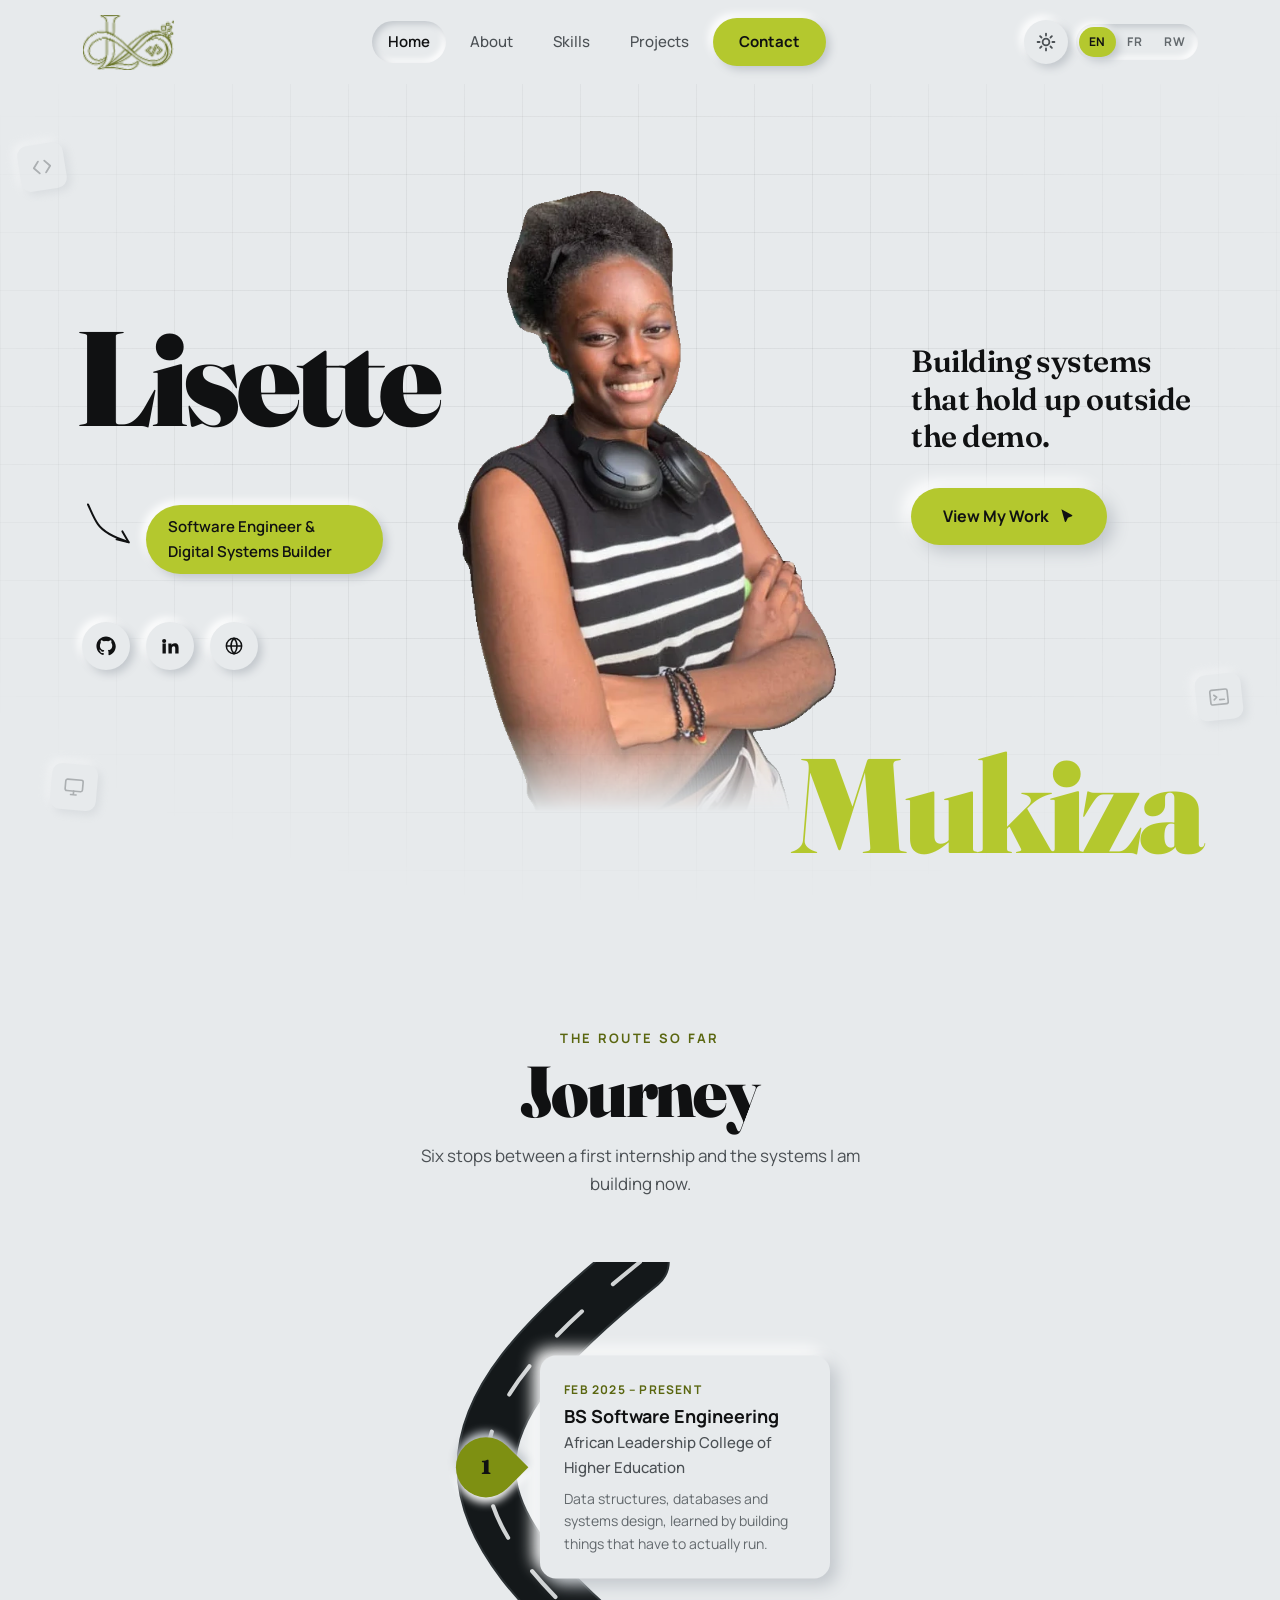
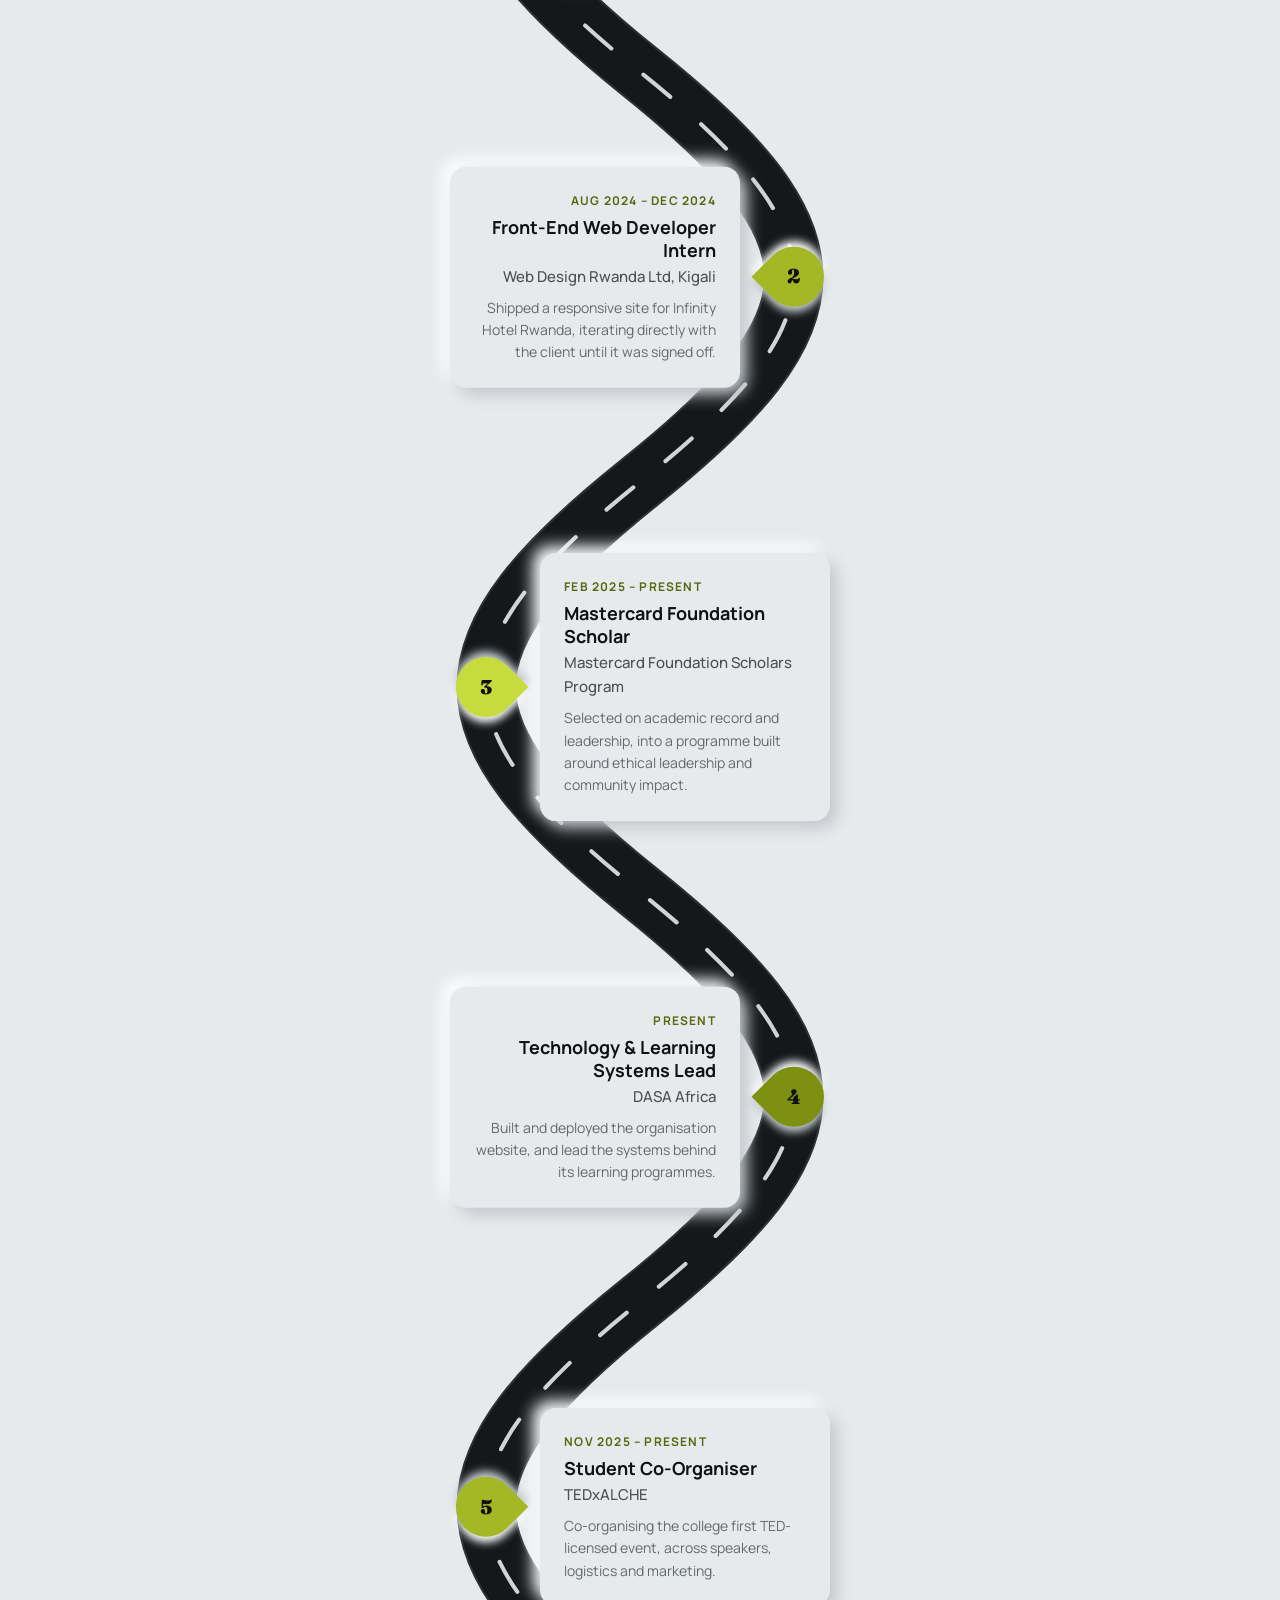
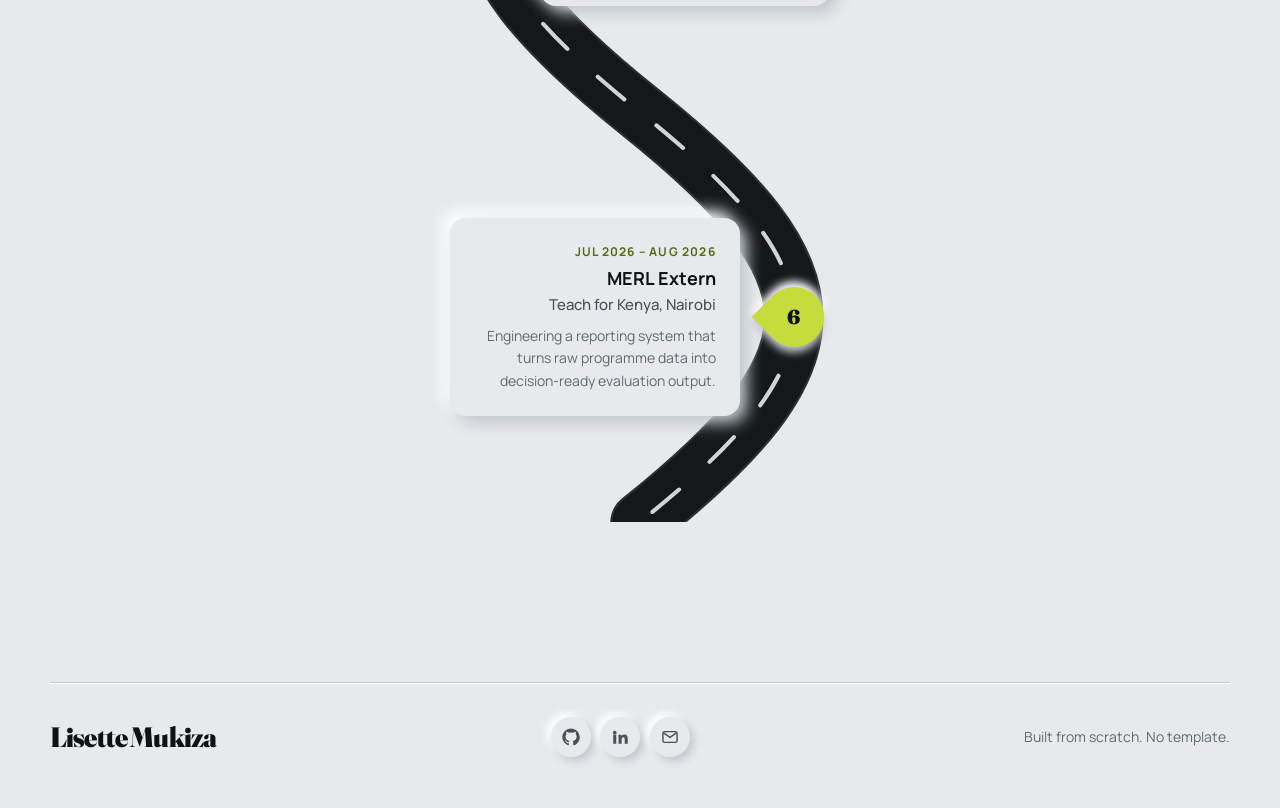
<file: index.html>
<!DOCTYPE html>
<html lang="en" data-theme="light">
<head>
<meta charset="UTF-8">
<meta name="viewport" content="width=device-width, initial-scale=1.0">
<meta name="description" content="Lisette Mukiza - software engineer building backend systems, data tools and web platforms.">
<title>Lisette Mukiza | Software Engineer</title>

<script>
/* Paint the stored theme before the first frame so the ground colour never
   flashes from light to dark on load. */
(function () {
  try {
    var stored = localStorage.getItem('theme');
    if (!stored) {
      stored = window.matchMedia('(prefers-color-scheme: dark)').matches ? 'dark' : 'light';
    }
    document.documentElement.setAttribute('data-theme', stored);
  } catch (error) {
    document.documentElement.setAttribute('data-theme', 'light');
  }
})();
</script>

<link rel="preconnect" href="https://fonts.googleapis.com">
<link rel="preconnect" href="https://fonts.gstatic.com" crossorigin>
<link href="https://fonts.googleapis.com/css2?family=Fraunces:opsz,wght@9..144,400..900&family=Manrope:wght@400;500;600;700;800&display=swap" rel="stylesheet">

<link rel="stylesheet" href="styles/main.css">
<link rel="stylesheet" href="styles/themes.css">
</head>

<body>
<a class="skip-link" href="#main" data-i18n="skip">Skip to content</a>

<svg width="0" height="0" style="position:absolute" aria-hidden="true" focusable="false">
    <defs>
        <path id="i-github" d="M12 .5C5.7.5.5 5.7.5 12c0 5.1 3.3 9.4 7.9 10.9.6.1.8-.2.8-.6v-2c-3.2.7-3.9-1.5-3.9-1.5-.5-1.4-1.3-1.7-1.3-1.7-1.1-.7.1-.7.1-.7 1.2.1 1.8 1.2 1.8 1.2 1 1.8 2.7 1.3 3.4 1 .1-.8.4-1.3.7-1.6-2.6-.3-5.3-1.3-5.3-5.7 0-1.3.5-2.3 1.2-3.1-.1-.3-.5-1.5.1-3.1 0 0 1-.3 3.2 1.2a11 11 0 0 1 5.8 0c2.2-1.5 3.2-1.2 3.2-1.2.6 1.6.2 2.8.1 3.1.8.8 1.2 1.8 1.2 3.1 0 4.4-2.7 5.4-5.3 5.7.4.4.8 1.1.8 2.2v3.3c0 .4.2.7.8.6 4.6-1.5 7.9-5.8 7.9-10.9C23.5 5.7 18.3.5 12 .5z"/>
        <path id="i-linkedin" d="M4.98 3.5a2.5 2.5 0 1 1 0 5 2.5 2.5 0 0 1 0-5zM3 9h4v12H3zM10 9h3.8v1.7h.1c.5-1 1.8-2 3.7-2 4 0 4.7 2.5 4.7 5.8V21h-4v-5.6c0-1.4 0-3.1-1.9-3.1s-2.2 1.5-2.2 3V21h-4z"/>
        <g id="i-mail"><rect x="2.6" y="4.8" width="18.8" height="14.4" rx="2.2"/><path d="m3.4 6.6 8.6 6 8.6-6"/></g>
        <g id="i-globe"><circle cx="12" cy="12" r="9.2"/><path d="M2.8 12h18.4M12 2.8c2.4 2.6 3.6 5.7 3.6 9.2s-1.2 6.6-3.6 9.2c-2.4-2.6-3.6-5.7-3.6-9.2S9.6 5.4 12 2.8z"/></g>
        <path id="i-arrow-out" d="M7 17 17 7M8.5 7H17v8.5"/>
    </defs>
</svg>

<nav class="nav">
    <div class="nav__container">
        <a href="index.html" class="nav__logo" aria-label="Lisette Mukiza, home"></a>

        <div class="nav__links" id="navLinks">
            <a href="index.html" class="nav__link nav__link--active" data-nav="home" data-i18n="nav.home" aria-current="page">Home</a>
            <a href="about.html" class="nav__link" data-nav="about" data-i18n="nav.about">About</a>
            <a href="skills.html" class="nav__link" data-nav="skills" data-i18n="nav.skills">Skills</a>
            <a href="projects.html" class="nav__link" data-nav="projects" data-i18n="nav.projects">Projects</a>
            <a href="contact.html" class="nav__cta" data-nav="contact" data-i18n="nav.contact">Contact</a>
        </div>

        <div class="nav__actions">
            <button class="theme-toggle" id="themeToggle" type="button" data-i18n-aria="theme.toDark" aria-label="Switch to dark theme" aria-pressed="false">
                <svg class="theme-toggle__icon" width="20" height="20" viewBox="0 0 20 20" aria-hidden="true">
                    <g class="sun" fill="none" stroke="currentColor" stroke-width="1.8" stroke-linecap="round">
                        <circle cx="10" cy="10" r="3.4"/>
                        <path d="M10 1.6v2M10 16.4v2M18.4 10h-2M3.6 10h-2M15.9 4.1l-1.4 1.4M5.5 14.5l-1.4 1.4M15.9 15.9l-1.4-1.4M5.5 5.5 4.1 4.1"/>
                    </g>
                    <path class="moon" d="M17.2 12.6A7.4 7.4 0 0 1 7.4 2.8a7.4 7.4 0 1 0 9.8 9.8z" fill="currentColor"/>
                </svg>
            </button>


            <div class="lang" role="group" aria-label="Language">
                <button class="lang__btn" type="button" data-lang="en" aria-pressed="true">EN</button>
                <button class="lang__btn" type="button" data-lang="fr" aria-pressed="false">FR</button>
                <button class="lang__btn" type="button" data-lang="rw" aria-pressed="false">RW</button>
            </div>

            <button class="nav__burger" id="navBurger" type="button" aria-label="Open menu" aria-expanded="false" aria-controls="navLinks">
                <span></span><span></span><span></span>
            </button>
        </div>
    </div>
</nav>

<main id="main">

<section class="hero">
    <div class="hero__backdrop" aria-hidden="true"></div>

    <div class="hero__marks" aria-hidden="true">
        <span class="hero__mark hero__mark--brackets">
            <svg width="22" height="22" viewBox="0 0 24 24" fill="none" stroke="currentColor" stroke-width="2" stroke-linecap="round" stroke-linejoin="round">
                <path d="M8.5 5.5 3 12l5.5 6.5M15.5 5.5 21 12l-5.5 6.5"/>
            </svg>
        </span>
        <span class="hero__mark hero__mark--html">
            <svg width="22" height="22" viewBox="0 0 24 24" fill="none" stroke="currentColor" stroke-width="1.8" stroke-linecap="round" stroke-linejoin="round">
                <path d="M4 3h16l-1.5 16.2L12 21l-6.5-1.8z"/>
                <path d="M16.2 7.6H9.2l.3 3.2h6.2l-.5 4.9-3.2.9-3.1-.9-.2-2.1"/>
            </svg>
        </span>
        <span class="hero__mark hero__mark--monitor">
            <svg width="22" height="22" viewBox="0 0 24 24" fill="none" stroke="currentColor" stroke-width="1.8" stroke-linecap="round" stroke-linejoin="round">
                <rect x="2.5" y="4" width="19" height="12.5" rx="2"/>
                <path d="M9 20.5h6M12 16.5v4"/>
            </svg>
        </span>
        <span class="hero__mark hero__mark--terminal">
            <svg width="22" height="22" viewBox="0 0 24 24" fill="none" stroke="currentColor" stroke-width="1.8" stroke-linecap="round" stroke-linejoin="round">
                <rect x="2.5" y="4" width="19" height="16" rx="2"/>
                <path d="M6.5 9.5 9.5 12l-3 2.5M12.5 15h5"/>
            </svg>
        </span>
    </div>

    <div class="hero__container">
        <div class="hero__stage">

            <div class="hero__col hero__col--left">
                <h1 class="hero__name">
                    <span class="hero__first">Lisette</span>
                    <span class="hero__last">Mukiza</span>
                </h1>

                <div class="hero__role">
                    <svg class="hero__arrow" viewBox="0 0 58 58" fill="none" aria-hidden="true">
                        <path d="M4 5.5c3.4 7.1 5.6 13.4 9.9 19.6 4.2 6.1 11.6 11.9 30.4 17.8"
                              stroke="currentColor" stroke-width="2" stroke-linecap="round"/>
                        <path d="M32.6 40.4 44.8 43.4 38.4 32.4"
                              stroke="currentColor" stroke-width="2" stroke-linecap="round" stroke-linejoin="round"/>
                    </svg>
                    <span class="hero__badge" data-i18n="hero.badge">Software Engineer &amp; Digital Systems Builder</span>
                </div>

                <ul class="hero__social">
                    <li>
                        <a class="hero__social-link" href="https://github.com/lisette-lachiever" target="_blank" rel="noopener noreferrer" aria-label="GitHub">
                            <svg width="20" height="20" viewBox="0 0 24 24" fill="currentColor" aria-hidden="true"><use href="#i-github"/></svg>
                        </a>
                    </li>
                    <li>
                        <a class="hero__social-link" href="https://linkedin.com/in/lisette-mukiza" target="_blank" rel="noopener noreferrer" aria-label="LinkedIn">
                            <svg width="20" height="20" viewBox="0 0 24 24" fill="currentColor" aria-hidden="true"><use href="#i-linkedin"/></svg>
                        </a>
                    </li>
                    <li>
                        <a class="hero__social-link" href="https://mukiza.tech" target="_blank" rel="noopener noreferrer" aria-label="mukiza.tech">
                            <svg width="20" height="20" viewBox="0 0 24 24" fill="none" stroke="currentColor" stroke-width="1.8" aria-hidden="true"><use href="#i-globe"/></svg>
                        </a>
                    </li>
                </ul>
            </div>

            <div class="hero__portrait">
                <img src="assets/images/portrait-hero.webp" alt="Lisette Mukiza" width="479" height="787" fetchpriority="high">
            </div>

            <div class="hero__col hero__col--right">
                <p class="hero__tagline" data-i18n="hero.tagline">Building systems that hold up outside the demo.</p>

                <a class="btn btn--accent" href="projects.html">
                    <span data-i18n="hero.cta">View My Work</span>
                    <svg class="btn__icon" width="16" height="16" viewBox="0 0 16 16" fill="currentColor" aria-hidden="true">
                        <path d="M2.4 1.3 13 7.1c.5.3.4 1-.1 1.2l-4 1.4-1.9 4c-.2.5-1 .5-1.2-.1z"/>
                    </svg>
                </a>
            </div>

        </div>
    </div>
</section>

<section class="journey" id="journey" aria-labelledby="journey-title">
    <div class="journey__container">

        <div class="journey__head">
            <p class="eyebrow" data-i18n="journey.eyebrow">The route so far</p>
            <h2 class="journey__title" id="journey-title" data-i18n="journey.title">Journey</h2>
            <p class="journey__intro" data-i18n="journey.intro">
                Six stops between a first internship and the systems I am building now.
            </p>
        </div>

        <div class="journey__map">
            <!--
                Serpentine road. Each cubic segment is symmetric about its own
                midpoint, which puts those midpoints at x=250/550 and y=200,
                600, 1000, 1400, 1800, 2200 - the exact coordinates the stop
                percentages in main.css are derived from.
            -->
            <svg class="journey__road" viewBox="0 0 800 2400" aria-hidden="true">
                <path class="journey__road-edge" pathLength="1"
                      d="M400 0 C200 160 200 240 400 400 C600 560 600 640 400 800 C200 960 200 1040 400 1200 C600 1360 600 1440 400 1600 C200 1760 200 1840 400 2000 C600 2160 600 2240 400 2400"/>
                <path class="journey__road-base" pathLength="1"
                      d="M400 0 C200 160 200 240 400 400 C600 560 600 640 400 800 C200 960 200 1040 400 1200 C600 1360 600 1440 400 1600 C200 1760 200 1840 400 2000 C600 2160 600 2240 400 2400"/>
                <path class="journey__road-dash" pathLength="1"
                      d="M400 0 C200 160 200 240 400 400 C600 560 600 640 400 800 C200 960 200 1040 400 1200 C600 1360 600 1440 400 1600 C200 1760 200 1840 400 2000 C600 2160 600 2240 400 2400"/>
            </svg>

            <ol class="journey__stops">
                <li class="journey__stop">
                    <span class="journey__pin"><span class="journey__pin-num">1</span></span>
                    <div class="journey__card">
                        <p class="journey__card-meta" data-i18n="j1.meta">Feb 2025 &ndash; Present</p>
                        <h3 class="journey__card-title" data-i18n="j1.title">BS Software Engineering</h3>
                        <p class="journey__card-org" data-i18n="j1.org">African Leadership College of Higher Education</p>
                        <p class="journey__card-desc" data-i18n="j1.desc">Data structures, databases and systems design, learned by building things that have to actually run.</p>
                    </div>
                </li>

                <li class="journey__stop">
                    <span class="journey__pin"><span class="journey__pin-num">2</span></span>
                    <div class="journey__card">
                        <p class="journey__card-meta" data-i18n="j2.meta">Aug 2024 &ndash; Dec 2024</p>
                        <h3 class="journey__card-title" data-i18n="j2.title">Front-End Web Developer Intern</h3>
                        <p class="journey__card-org" data-i18n="j2.org">Web Design Rwanda Ltd, Kigali</p>
                        <p class="journey__card-desc" data-i18n="j2.desc">Shipped a responsive site for Infinity Hotel Rwanda, iterating directly with the client until it was signed off.</p>
                    </div>
                </li>

                <li class="journey__stop">
                    <span class="journey__pin"><span class="journey__pin-num">3</span></span>
                    <div class="journey__card">
                        <p class="journey__card-meta" data-i18n="j3.meta">Feb 2025 &ndash; Present</p>
                        <h3 class="journey__card-title" data-i18n="j3.title">Mastercard Foundation Scholar</h3>
                        <p class="journey__card-org" data-i18n="j3.org">Mastercard Foundation Scholars Program</p>
                        <p class="journey__card-desc" data-i18n="j3.desc">Selected on academic record and leadership, into a programme built around ethical leadership and community impact.</p>
                    </div>
                </li>

                <li class="journey__stop">
                    <span class="journey__pin"><span class="journey__pin-num">4</span></span>
                    <div class="journey__card">
                        <p class="journey__card-meta" data-i18n="j4.meta">Present</p>
                        <h3 class="journey__card-title" data-i18n="j4.title">Technology &amp; Learning Systems Lead</h3>
                        <p class="journey__card-org" data-i18n="j4.org">DASA Africa</p>
                        <p class="journey__card-desc" data-i18n="j4.desc">Built and deployed the organisation's website, and lead the systems behind its learning programmes.</p>
                    </div>
                </li>

                <li class="journey__stop">
                    <span class="journey__pin"><span class="journey__pin-num">5</span></span>
                    <div class="journey__card">
                        <p class="journey__card-meta" data-i18n="j5.meta">Nov 2025 &ndash; Present</p>
                        <h3 class="journey__card-title" data-i18n="j5.title">Student Co-Organiser</h3>
                        <p class="journey__card-org" data-i18n="j5.org">TEDxALCHE</p>
                        <p class="journey__card-desc" data-i18n="j5.desc">Co-organising the college's first TED-licensed event, across speakers, logistics and marketing.</p>
                    </div>
                </li>

                <li class="journey__stop">
                    <span class="journey__pin"><span class="journey__pin-num">6</span></span>
                    <div class="journey__card">
                        <p class="journey__card-meta" data-i18n="j6.meta">Jul 2026 &ndash; Aug 2026</p>
                        <h3 class="journey__card-title" data-i18n="j6.title">MERL Extern</h3>
                        <p class="journey__card-org" data-i18n="j6.org">Teach for Kenya, Nairobi</p>
                        <p class="journey__card-desc" data-i18n="j6.desc">Engineering a reporting system that turns raw programme data into decision-ready evaluation output.</p>
                    </div>
                </li>
            </ol>
        </div>
    </div>
</section>

</main>

<footer class="footer">
    <div class="footer__container">
        <span class="footer__word">Lisette Mukiza</span>

        <ul class="footer__social">
            <li>
                <a href="https://github.com/lisette-lachiever" target="_blank" rel="noopener noreferrer" aria-label="GitHub">
                    <svg width="18" height="18" viewBox="0 0 24 24" fill="currentColor" aria-hidden="true"><use href="#i-github"/></svg>
                </a>
            </li>
            <li>
                <a href="https://linkedin.com/in/lisette-mukiza" target="_blank" rel="noopener noreferrer" aria-label="LinkedIn">
                    <svg width="18" height="18" viewBox="0 0 24 24" fill="currentColor" aria-hidden="true"><use href="#i-linkedin"/></svg>
                </a>
            </li>
            <li>
                <a href="mailto:mukizalisette@gmail.com" aria-label="Email">
                    <svg width="18" height="18" viewBox="0 0 24 24" fill="none" stroke="currentColor" stroke-width="1.9" aria-hidden="true"><use href="#i-mail"/></svg>
                </a>
            </li>
        </ul>

        <p class="footer__note" data-i18n="footer.note">Built from scratch. No template.</p>
    </div>
</footer>

<script src="scripts/i18n.js"></script>
<script src="scripts/theme-toggle.js"></script>
<script src="scripts/main.js"></script>
</body>
</html>
</file>
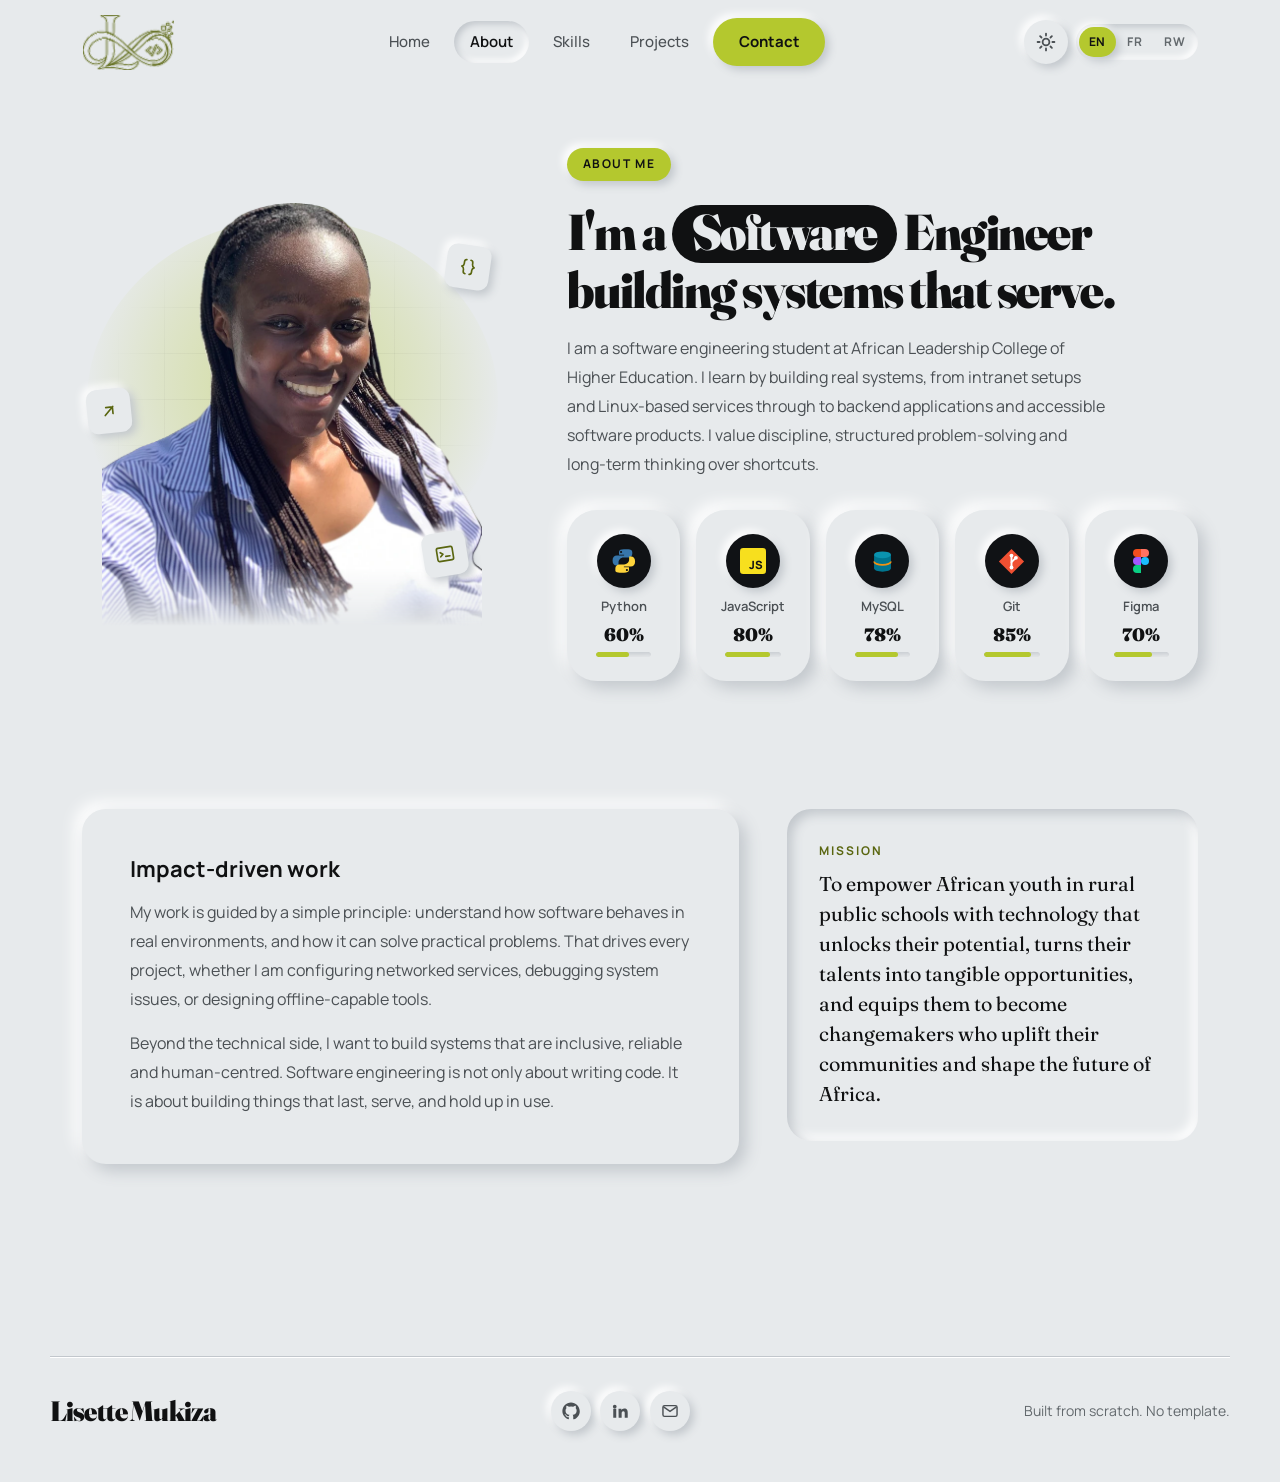
<file: about.html>
<!DOCTYPE html>
<html lang="en" data-theme="light">
<head>
<meta charset="UTF-8">
<meta name="viewport" content="width=device-width, initial-scale=1.0">
<meta name="description" content="How Lisette Mukiza approaches software engineering, and the mission behind the work.">
<title>About | Lisette Mukiza</title>

<script>
/* Paint the stored theme before the first frame so the ground colour never
   flashes from light to dark on load. */
(function () {
  try {
    var stored = localStorage.getItem('theme');
    if (!stored) {
      stored = window.matchMedia('(prefers-color-scheme: dark)').matches ? 'dark' : 'light';
    }
    document.documentElement.setAttribute('data-theme', stored);
  } catch (error) {
    document.documentElement.setAttribute('data-theme', 'light');
  }
})();
</script>

<link rel="preconnect" href="https://fonts.googleapis.com">
<link rel="preconnect" href="https://fonts.gstatic.com" crossorigin>
<link href="https://fonts.googleapis.com/css2?family=Fraunces:opsz,wght@9..144,400..900&family=Manrope:wght@400;500;600;700;800&display=swap" rel="stylesheet">

<link rel="stylesheet" href="styles/main.css">
<link rel="stylesheet" href="styles/themes.css">
</head>

<body>
<a class="skip-link" href="#main" data-i18n="skip">Skip to content</a>

<svg width="0" height="0" style="position:absolute" aria-hidden="true" focusable="false">
    <defs>
        <path id="i-github" d="M12 .5C5.7.5.5 5.7.5 12c0 5.1 3.3 9.4 7.9 10.9.6.1.8-.2.8-.6v-2c-3.2.7-3.9-1.5-3.9-1.5-.5-1.4-1.3-1.7-1.3-1.7-1.1-.7.1-.7.1-.7 1.2.1 1.8 1.2 1.8 1.2 1 1.8 2.7 1.3 3.4 1 .1-.8.4-1.3.7-1.6-2.6-.3-5.3-1.3-5.3-5.7 0-1.3.5-2.3 1.2-3.1-.1-.3-.5-1.5.1-3.1 0 0 1-.3 3.2 1.2a11 11 0 0 1 5.8 0c2.2-1.5 3.2-1.2 3.2-1.2.6 1.6.2 2.8.1 3.1.8.8 1.2 1.8 1.2 3.1 0 4.4-2.7 5.4-5.3 5.7.4.4.8 1.1.8 2.2v3.3c0 .4.2.7.8.6 4.6-1.5 7.9-5.8 7.9-10.9C23.5 5.7 18.3.5 12 .5z"/>
        <path id="i-linkedin" d="M4.98 3.5a2.5 2.5 0 1 1 0 5 2.5 2.5 0 0 1 0-5zM3 9h4v12H3zM10 9h3.8v1.7h.1c.5-1 1.8-2 3.7-2 4 0 4.7 2.5 4.7 5.8V21h-4v-5.6c0-1.4 0-3.1-1.9-3.1s-2.2 1.5-2.2 3V21h-4z"/>
        <g id="i-mail"><rect x="2.6" y="4.8" width="18.8" height="14.4" rx="2.2"/><path d="m3.4 6.6 8.6 6 8.6-6"/></g>
        <g id="i-globe"><circle cx="12" cy="12" r="9.2"/><path d="M2.8 12h18.4M12 2.8c2.4 2.6 3.6 5.7 3.6 9.2s-1.2 6.6-3.6 9.2c-2.4-2.6-3.6-5.7-3.6-9.2S9.6 5.4 12 2.8z"/></g>
        <path id="i-arrow-out" d="M7 17 17 7M8.5 7H17v8.5"/>
    </defs>
</svg>

<nav class="nav">
    <div class="nav__container">
        <a href="index.html" class="nav__logo" aria-label="Lisette Mukiza, home"></a>

        <div class="nav__links" id="navLinks">
            <a href="index.html" class="nav__link" data-nav="home" data-i18n="nav.home">Home</a>
            <a href="about.html" class="nav__link nav__link--active" data-nav="about" data-i18n="nav.about" aria-current="page">About</a>
            <a href="skills.html" class="nav__link" data-nav="skills" data-i18n="nav.skills">Skills</a>
            <a href="projects.html" class="nav__link" data-nav="projects" data-i18n="nav.projects">Projects</a>
            <a href="contact.html" class="nav__cta" data-nav="contact" data-i18n="nav.contact">Contact</a>
        </div>

        <div class="nav__actions">
            <button class="theme-toggle" id="themeToggle" type="button" data-i18n-aria="theme.toDark" aria-label="Switch to dark theme" aria-pressed="false">
                <svg class="theme-toggle__icon" width="20" height="20" viewBox="0 0 20 20" aria-hidden="true">
                    <g class="sun" fill="none" stroke="currentColor" stroke-width="1.8" stroke-linecap="round">
                        <circle cx="10" cy="10" r="3.4"/>
                        <path d="M10 1.6v2M10 16.4v2M18.4 10h-2M3.6 10h-2M15.9 4.1l-1.4 1.4M5.5 14.5l-1.4 1.4M15.9 15.9l-1.4-1.4M5.5 5.5 4.1 4.1"/>
                    </g>
                    <path class="moon" d="M17.2 12.6A7.4 7.4 0 0 1 7.4 2.8a7.4 7.4 0 1 0 9.8 9.8z" fill="currentColor"/>
                </svg>
            </button>


            <div class="lang" role="group" aria-label="Language">
                <button class="lang__btn" type="button" data-lang="en" aria-pressed="true">EN</button>
                <button class="lang__btn" type="button" data-lang="fr" aria-pressed="false">FR</button>
                <button class="lang__btn" type="button" data-lang="rw" aria-pressed="false">RW</button>
            </div>

            <button class="nav__burger" id="navBurger" type="button" aria-label="Open menu" aria-expanded="false" aria-controls="navLinks">
                <span></span><span></span><span></span>
            </button>
        </div>
    </div>
</nav>

<main class="page" id="main">
    <div class="page__container">

        <section class="intro">
            <div class="intro__portrait">
                <img src="assets/images/portrait-about.webp" alt="Lisette Mukiza" width="771" height="860">

                <span class="intro__mark intro__mark--brace" aria-hidden="true">
                    <svg width="20" height="20" viewBox="0 0 24 24" fill="none" stroke="currentColor" stroke-width="2" stroke-linecap="round" stroke-linejoin="round">
                        <path d="M9.5 3.5c-2 0-2.5 1.2-2.5 3v2c0 1.6-.9 2.9-2.5 3.5 1.6.6 2.5 1.9 2.5 3.5v2c0 1.8.5 3 2.5 3M14.5 3.5c2 0 2.5 1.2 2.5 3v2c0 1.6.9 2.9 2.5 3.5-1.6.6-2.5 1.9-2.5 3.5v2c0 1.8-.5 3-2.5 3"/>
                    </svg>
                </span>

                <span class="intro__mark intro__mark--arrow" aria-hidden="true">
                    <svg width="20" height="20" viewBox="0 0 24 24" fill="none" stroke="currentColor" stroke-width="2" stroke-linecap="round" stroke-linejoin="round">
                        <path d="M17 7 7 17M16.5 15.5V7.5H8.5"/>
                    </svg>
                </span>

                <span class="intro__mark intro__mark--terminal" aria-hidden="true">
                    <svg width="20" height="20" viewBox="0 0 24 24" fill="none" stroke="currentColor" stroke-width="2" stroke-linecap="round" stroke-linejoin="round">
                        <rect x="2.5" y="4" width="19" height="16" rx="2"/>
                        <path d="M6.5 9.5 9.5 12l-3 2.5M12.5 15h5"/>
                    </svg>
                </span>
            </div>

            <div class="intro__body">
                <span class="pill-badge" data-i18n="about.badge">About me</span>

                <h1 class="intro__title">
                    <span data-i18n="about.leadIn">I&rsquo;m a</span>
                    <span class="chip" data-i18n="about.chip">Software</span>
                    <span data-i18n="about.leadOut">Engineer building systems that serve.</span>
                </h1>

                <p class="intro__text" data-i18n="about.intro">
                    I am a software engineering student at African Leadership College of Higher
                    Education. I learn by building real systems, from intranet setups and
                    Linux-based services through to backend applications and accessible software
                    products.
                </p>

                <ul class="stack">
                    <li class="stack__item" style="--pct: 60%" data-reveal>
                        <span class="stack__icon">
                            <svg width="28" height="28" viewBox="0 0 24 24" aria-hidden="true">
                                <path fill="#3776AB" d="M11.9 2c-2.4 0-4.2.5-4.2 2.5v2.2h4.4v.6H5.9C3.7 7.3 2.2 8.6 2.2 11.6s1.4 4.3 3.5 4.3h1.6v-2.7c0-2.3 2-4.2 4.3-4.2h4.3c1.8 0 3.2-1.5 3.2-3.3V4.5C19.1 2.7 17.5 2 15.7 2h-3.8zm-2.4 1.4c.5 0 .9.4.9.9s-.4.9-.9.9-.9-.4-.9-.9.4-.9.9-.9z"/>
                                <path fill="#FFD43B" d="M12.1 22c2.4 0 4.2-.5 4.2-2.5v-2.2h-4.4v-.6h5.9c2.2 0 3.7-1.3 3.7-4.3s-1.4-4.3-3.5-4.3h-1.6v2.7c0 2.3-2 4.2-4.3 4.2H7.8c-1.8 0-3.2 1.5-3.2 3.3v2.2C4.9 21.3 6.5 22 8.3 22h3.8zm2.4-1.4c-.5 0-.9-.4-.9-.9s.4-.9.9-.9.9.4.9.9-.4.9-.9.9z"/>
                            </svg>
                        </span>
                        <span class="stack__name">Python</span>
                        <span class="stack__pct">60%</span>
                        <span class="stack__bar" aria-hidden="true"><i></i></span>
                    </li>

                    <li class="stack__item" style="--pct: 80%" data-reveal>
                        <span class="stack__icon">
                            <svg width="26" height="26" viewBox="0 0 24 24" aria-hidden="true">
                                <rect width="24" height="24" rx="3" fill="#F7DF1E"/>
                                <text x="21" y="19.5" text-anchor="end" font-family="Manrope, Segoe UI, sans-serif" font-weight="800" font-size="10.5" fill="#101215">JS</text>
                            </svg>
                        </span>
                        <span class="stack__name">JavaScript</span>
                        <span class="stack__pct">80%</span>
                        <span class="stack__bar" aria-hidden="true"><i></i></span>
                    </li>

                    <li class="stack__item" style="--pct: 78%" data-reveal>
                        <span class="stack__icon">
                            <svg width="27" height="27" viewBox="0 0 24 24" aria-hidden="true">
                                <path d="M4.5 6v12c0 1.66 3.36 3 7.5 3s7.5-1.34 7.5-3V6z" fill="#00758F"/>
                                <ellipse cx="12" cy="6" rx="7.5" ry="3" fill="#0A93AF"/>
                                <path d="M4.5 12c0 1.66 3.36 3 7.5 3s7.5-1.34 7.5-3" stroke="#F29111" stroke-width="1.5" fill="none"/>
                            </svg>
                        </span>
                        <span class="stack__name">MySQL</span>
                        <span class="stack__pct">78%</span>
                        <span class="stack__bar" aria-hidden="true"><i></i></span>
                    </li>

                    <li class="stack__item" style="--pct: 85%" data-reveal>
                        <span class="stack__icon">
                            <svg width="27" height="27" viewBox="0 0 24 24" aria-hidden="true">
                                <path d="M12 .8 23.2 12 12 23.2.8 12z" fill="#F05032"/>
                                <g stroke="#fff" stroke-width="1.7" stroke-linecap="round" fill="none">
                                    <path d="M12 7.4v9.2"/>
                                    <path d="M12 12.6 15.4 9.2"/>
                                </g>
                                <circle cx="12" cy="6.7" r="1.7" fill="#fff"/>
                                <circle cx="12" cy="17.3" r="1.7" fill="#fff"/>
                                <circle cx="15.9" cy="8.7" r="1.7" fill="#fff"/>
                            </svg>
                        </span>
                        <span class="stack__name">Git</span>
                        <span class="stack__pct">85%</span>
                        <span class="stack__bar" aria-hidden="true"><i></i></span>
                    </li>

                    <li class="stack__item" style="--pct: 70%" data-reveal>
                        <span class="stack__icon">
                            <svg width="24" height="24" viewBox="0 0 24 24" aria-hidden="true">
                                <g transform="translate(4 0)">
                                    <path d="M8 0H4a4 4 0 0 0 0 8h4z" fill="#F24E1E"/>
                                    <path d="M8 0h4a4 4 0 0 1 0 8H8z" fill="#FF7262"/>
                                    <path d="M8 8H4a4 4 0 0 0 0 8h4z" fill="#A259FF"/>
                                    <circle cx="12" cy="12" r="4" fill="#1ABCFE"/>
                                    <path d="M8 16H4a4 4 0 0 0 0 8h4z" fill="#0ACF83"/>
                                </g>
                            </svg>
                        </span>
                        <span class="stack__name">Figma</span>
                        <span class="stack__pct">70%</span>
                        <span class="stack__bar" aria-hidden="true"><i></i></span>
                    </li>
                </ul>
            </div>
        </section>

        <div class="about-grid">
            <div class="panel" data-reveal>
                <h2 class="panel__title" data-i18n="about.panelTitle">Impact-driven work</h2>
                <p data-i18n="about.p1">My work is guided by a simple principle: understand how software behaves in real environments, and how it can solve practical problems. That drives every project, whether I am configuring networked services, debugging system issues, or designing offline-capable tools.</p>
                <p data-i18n="about.p2">Beyond the technical side, I want to build systems that are inclusive, reliable and human-centred. Software engineering is not only about writing code. It is about building things that last, serve, and hold up in use.</p>
            </div>

            <div class="quote-box" data-reveal>
                <p class="quote-box__label" data-i18n="about.missionLabel">Mission</p>
                <p class="quote-box__text" data-i18n="about.mission">
                    To empower African youth in rural public schools with technology that unlocks
                    their potential, turns their talents into tangible opportunities, and equips
                    them to become changemakers who uplift their communities and shape the future
                    of Africa.
                </p>
            </div>
        </div>

    </div>
</main>

<footer class="footer">
    <div class="footer__container">
        <span class="footer__word">Lisette Mukiza</span>

        <ul class="footer__social">
            <li>
                <a href="https://github.com/lisette-lachiever" target="_blank" rel="noopener noreferrer" aria-label="GitHub">
                    <svg width="18" height="18" viewBox="0 0 24 24" fill="currentColor" aria-hidden="true"><use href="#i-github"/></svg>
                </a>
            </li>
            <li>
                <a href="https://linkedin.com/in/lisette-mukiza" target="_blank" rel="noopener noreferrer" aria-label="LinkedIn">
                    <svg width="18" height="18" viewBox="0 0 24 24" fill="currentColor" aria-hidden="true"><use href="#i-linkedin"/></svg>
                </a>
            </li>
            <li>
                <a href="mailto:mukizalisette@gmail.com" aria-label="Email">
                    <svg width="18" height="18" viewBox="0 0 24 24" fill="none" stroke="currentColor" stroke-width="1.9" aria-hidden="true"><use href="#i-mail"/></svg>
                </a>
            </li>
        </ul>

        <p class="footer__note" data-i18n="footer.note">Built from scratch. No template.</p>
    </div>
</footer>

<script src="scripts/i18n.js"></script>
<script src="scripts/theme-toggle.js"></script>
<script src="scripts/main.js"></script>
</body>
</html>
</file>
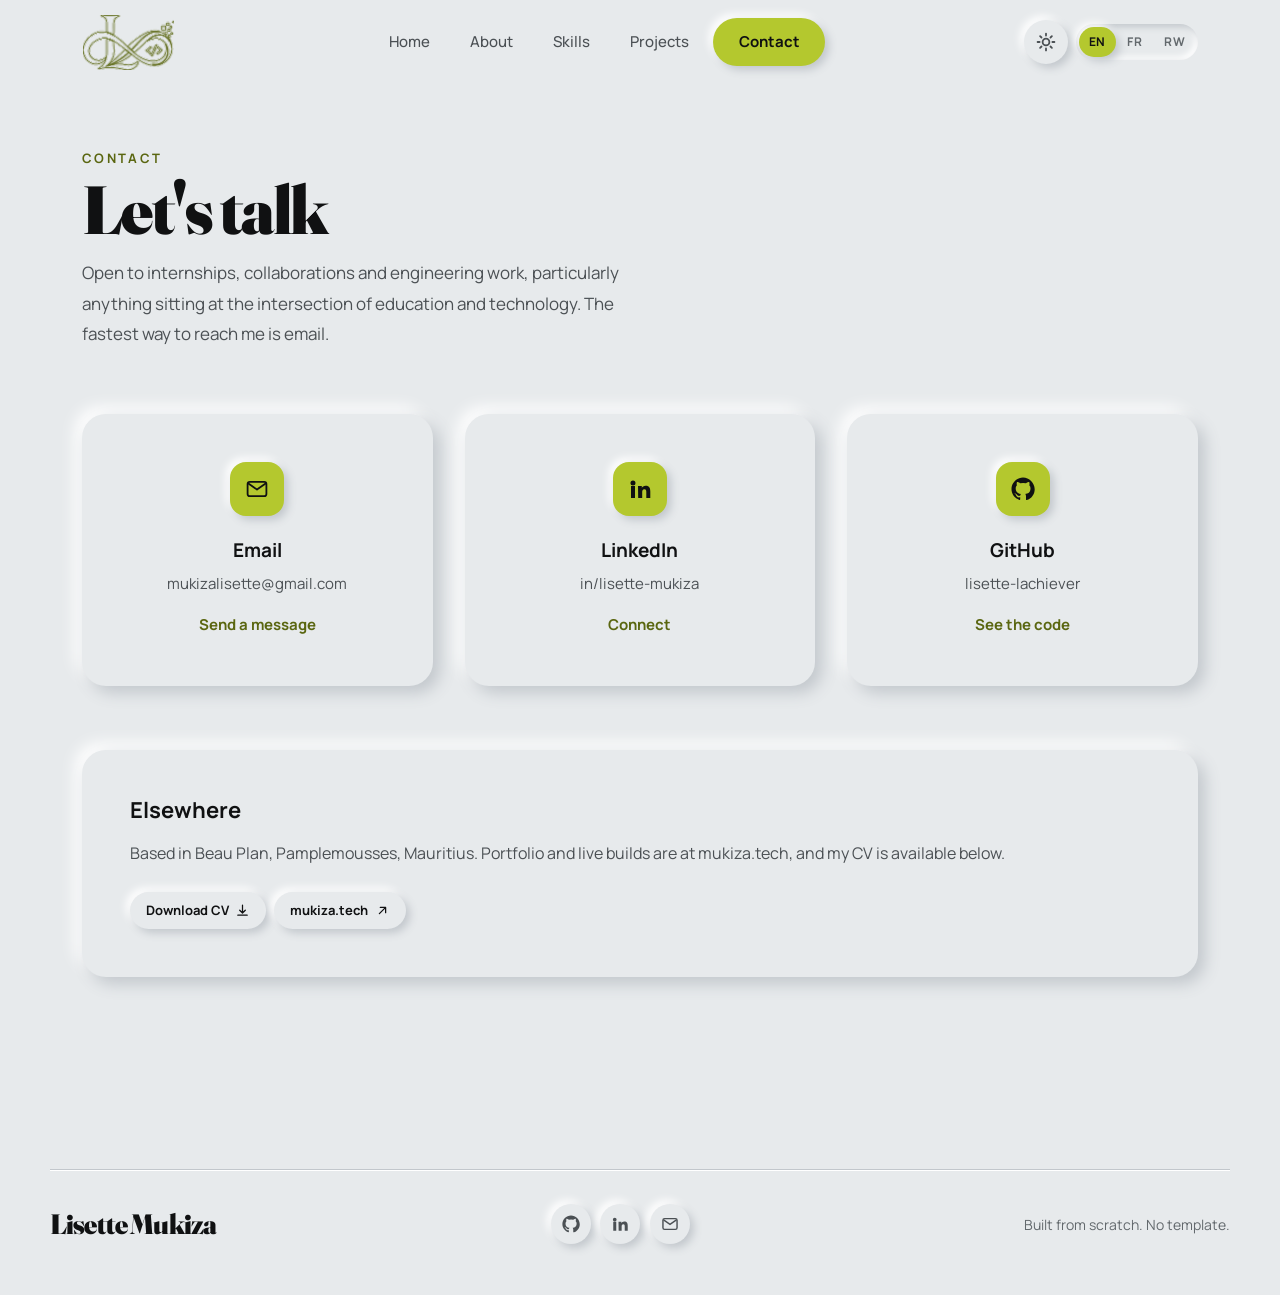
<file: contact.html>
<!DOCTYPE html>
<html lang="en" data-theme="light">
<head>
<meta charset="UTF-8">
<meta name="viewport" content="width=device-width, initial-scale=1.0">
<meta name="description" content="Get in touch with Lisette Mukiza by email, LinkedIn or GitHub.">
<title>Contact | Lisette Mukiza</title>

<script>
/* Paint the stored theme before the first frame so the ground colour never
   flashes from light to dark on load. */
(function () {
  try {
    var stored = localStorage.getItem('theme');
    if (!stored) {
      stored = window.matchMedia('(prefers-color-scheme: dark)').matches ? 'dark' : 'light';
    }
    document.documentElement.setAttribute('data-theme', stored);
  } catch (error) {
    document.documentElement.setAttribute('data-theme', 'light');
  }
})();
</script>

<link rel="preconnect" href="https://fonts.googleapis.com">
<link rel="preconnect" href="https://fonts.gstatic.com" crossorigin>
<link href="https://fonts.googleapis.com/css2?family=Fraunces:opsz,wght@9..144,400..900&family=Manrope:wght@400;500;600;700;800&display=swap" rel="stylesheet">

<link rel="stylesheet" href="styles/main.css">
<link rel="stylesheet" href="styles/themes.css">
</head>

<body>
<a class="skip-link" href="#main" data-i18n="skip">Skip to content</a>

<svg width="0" height="0" style="position:absolute" aria-hidden="true" focusable="false">
    <defs>
        <path id="i-github" d="M12 .5C5.7.5.5 5.7.5 12c0 5.1 3.3 9.4 7.9 10.9.6.1.8-.2.8-.6v-2c-3.2.7-3.9-1.5-3.9-1.5-.5-1.4-1.3-1.7-1.3-1.7-1.1-.7.1-.7.1-.7 1.2.1 1.8 1.2 1.8 1.2 1 1.8 2.7 1.3 3.4 1 .1-.8.4-1.3.7-1.6-2.6-.3-5.3-1.3-5.3-5.7 0-1.3.5-2.3 1.2-3.1-.1-.3-.5-1.5.1-3.1 0 0 1-.3 3.2 1.2a11 11 0 0 1 5.8 0c2.2-1.5 3.2-1.2 3.2-1.2.6 1.6.2 2.8.1 3.1.8.8 1.2 1.8 1.2 3.1 0 4.4-2.7 5.4-5.3 5.7.4.4.8 1.1.8 2.2v3.3c0 .4.2.7.8.6 4.6-1.5 7.9-5.8 7.9-10.9C23.5 5.7 18.3.5 12 .5z"/>
        <path id="i-linkedin" d="M4.98 3.5a2.5 2.5 0 1 1 0 5 2.5 2.5 0 0 1 0-5zM3 9h4v12H3zM10 9h3.8v1.7h.1c.5-1 1.8-2 3.7-2 4 0 4.7 2.5 4.7 5.8V21h-4v-5.6c0-1.4 0-3.1-1.9-3.1s-2.2 1.5-2.2 3V21h-4z"/>
        <g id="i-mail"><rect x="2.6" y="4.8" width="18.8" height="14.4" rx="2.2"/><path d="m3.4 6.6 8.6 6 8.6-6"/></g>
        <g id="i-globe"><circle cx="12" cy="12" r="9.2"/><path d="M2.8 12h18.4M12 2.8c2.4 2.6 3.6 5.7 3.6 9.2s-1.2 6.6-3.6 9.2c-2.4-2.6-3.6-5.7-3.6-9.2S9.6 5.4 12 2.8z"/></g>
        <path id="i-arrow-out" d="M7 17 17 7M8.5 7H17v8.5"/>
    </defs>
</svg>

<nav class="nav">
    <div class="nav__container">
        <a href="index.html" class="nav__logo" aria-label="Lisette Mukiza, home"></a>

        <div class="nav__links" id="navLinks">
            <a href="index.html" class="nav__link" data-nav="home" data-i18n="nav.home">Home</a>
            <a href="about.html" class="nav__link" data-nav="about" data-i18n="nav.about">About</a>
            <a href="skills.html" class="nav__link" data-nav="skills" data-i18n="nav.skills">Skills</a>
            <a href="projects.html" class="nav__link" data-nav="projects" data-i18n="nav.projects">Projects</a>
            <a href="contact.html" class="nav__cta" data-nav="contact" data-i18n="nav.contact" aria-current="page">Contact</a>
        </div>

        <div class="nav__actions">
            <button class="theme-toggle" id="themeToggle" type="button" data-i18n-aria="theme.toDark" aria-label="Switch to dark theme" aria-pressed="false">
                <svg class="theme-toggle__icon" width="20" height="20" viewBox="0 0 20 20" aria-hidden="true">
                    <g class="sun" fill="none" stroke="currentColor" stroke-width="1.8" stroke-linecap="round">
                        <circle cx="10" cy="10" r="3.4"/>
                        <path d="M10 1.6v2M10 16.4v2M18.4 10h-2M3.6 10h-2M15.9 4.1l-1.4 1.4M5.5 14.5l-1.4 1.4M15.9 15.9l-1.4-1.4M5.5 5.5 4.1 4.1"/>
                    </g>
                    <path class="moon" d="M17.2 12.6A7.4 7.4 0 0 1 7.4 2.8a7.4 7.4 0 1 0 9.8 9.8z" fill="currentColor"/>
                </svg>
            </button>


            <div class="lang" role="group" aria-label="Language">
                <button class="lang__btn" type="button" data-lang="en" aria-pressed="true">EN</button>
                <button class="lang__btn" type="button" data-lang="fr" aria-pressed="false">FR</button>
                <button class="lang__btn" type="button" data-lang="rw" aria-pressed="false">RW</button>
            </div>

            <button class="nav__burger" id="navBurger" type="button" aria-label="Open menu" aria-expanded="false" aria-controls="navLinks">
                <span></span><span></span><span></span>
            </button>
        </div>
    </div>
</nav>

<main class="page" id="main">
    <div class="page__container">

        <div class="page__head">
            <p class="eyebrow" data-i18n="contact.eyebrow">Contact</p>
            <h1 class="page__title" data-i18n="contact.title">Let&rsquo;s talk</h1>
            <p class="page__intro" data-i18n="contact.intro">
                Open to internships, collaborations and engineering work, particularly anything
                sitting at the intersection of education and technology. The fastest way to
                reach me is email.
            </p>
        </div>

        <div class="contact-grid">

            <a class="contact-card" href="mailto:mukizalisette@gmail.com" data-reveal>
                <span class="card__icon" aria-hidden="true">
                    <svg width="24" height="24" viewBox="0 0 24 24" fill="none" stroke="currentColor" stroke-width="1.8" stroke-linecap="round" stroke-linejoin="round"><use href="#i-mail"/></svg>
                </span>
                <h2 class="card__title" data-i18n="contact.email">Email</h2>
                <p class="contact-card__value">mukizalisette@gmail.com</p>
                <span class="action-link" data-i18n="contact.emailAction">Send a message</span>
            </a>

            <a class="contact-card" href="https://linkedin.com/in/lisette-mukiza" target="_blank" rel="noopener noreferrer" data-reveal>
                <span class="card__icon" aria-hidden="true">
                    <svg width="24" height="24" viewBox="0 0 24 24" fill="currentColor" aria-hidden="true"><use href="#i-linkedin"/></svg>
                </span>
                <h2 class="card__title">LinkedIn</h2>
                <p class="contact-card__value">in/lisette-mukiza</p>
                <span class="action-link" data-i18n="contact.linkedinAction">Connect</span>
            </a>

            <a class="contact-card" href="https://github.com/lisette-lachiever" target="_blank" rel="noopener noreferrer" data-reveal>
                <span class="card__icon" aria-hidden="true">
                    <svg width="24" height="24" viewBox="0 0 24 24" fill="currentColor" aria-hidden="true"><use href="#i-github"/></svg>
                </span>
                <h2 class="card__title">GitHub</h2>
                <p class="contact-card__value">lisette-lachiever</p>
                <span class="action-link" data-i18n="contact.githubAction">See the code</span>
            </a>

        </div>

        <div class="panel" data-reveal>
            <h2 class="panel__title" data-i18n="contact.elsewhereTitle">Elsewhere</h2>
            <p data-i18n="contact.elsewhere">Based in Beau Plan, Pamplemousses, Mauritius. Portfolio and live builds are at mukiza.tech, and my CV is available below.</p>

            <div class="work__links">
                <a class="work__link" href="assets/Lisette_Mukiza_CV.pdf" download>
                    <span data-i18n="contact.cv">Download CV</span>
                    <svg width="15" height="15" viewBox="0 0 24 24" fill="none" stroke="currentColor" stroke-width="2" stroke-linecap="round" stroke-linejoin="round" aria-hidden="true">
                        <path d="M12 3.5v12M7.5 11.5 12 16l4.5-4.5M4.5 19.5h15"/>
                    </svg>
                </a>
                <a class="work__link" href="https://mukiza.tech" target="_blank" rel="noopener noreferrer">
                    mukiza.tech
                    <svg width="15" height="15" viewBox="0 0 24 24" fill="none" stroke="currentColor" stroke-width="2" stroke-linecap="round" stroke-linejoin="round" aria-hidden="true"><use href="#i-arrow-out"/></svg>
                </a>
            </div>
        </div>

    </div>
</main>

<footer class="footer">
    <div class="footer__container">
        <span class="footer__word">Lisette Mukiza</span>

        <ul class="footer__social">
            <li>
                <a href="https://github.com/lisette-lachiever" target="_blank" rel="noopener noreferrer" aria-label="GitHub">
                    <svg width="18" height="18" viewBox="0 0 24 24" fill="currentColor" aria-hidden="true"><use href="#i-github"/></svg>
                </a>
            </li>
            <li>
                <a href="https://linkedin.com/in/lisette-mukiza" target="_blank" rel="noopener noreferrer" aria-label="LinkedIn">
                    <svg width="18" height="18" viewBox="0 0 24 24" fill="currentColor" aria-hidden="true"><use href="#i-linkedin"/></svg>
                </a>
            </li>
            <li>
                <a href="mailto:mukizalisette@gmail.com" aria-label="Email">
                    <svg width="18" height="18" viewBox="0 0 24 24" fill="none" stroke="currentColor" stroke-width="1.9" aria-hidden="true"><use href="#i-mail"/></svg>
                </a>
            </li>
        </ul>

        <p class="footer__note" data-i18n="footer.note">Built from scratch. No template.</p>
    </div>
</footer>

<script src="scripts/i18n.js"></script>
<script src="scripts/theme-toggle.js"></script>
<script src="scripts/main.js"></script>
</body>
</html>
</file>
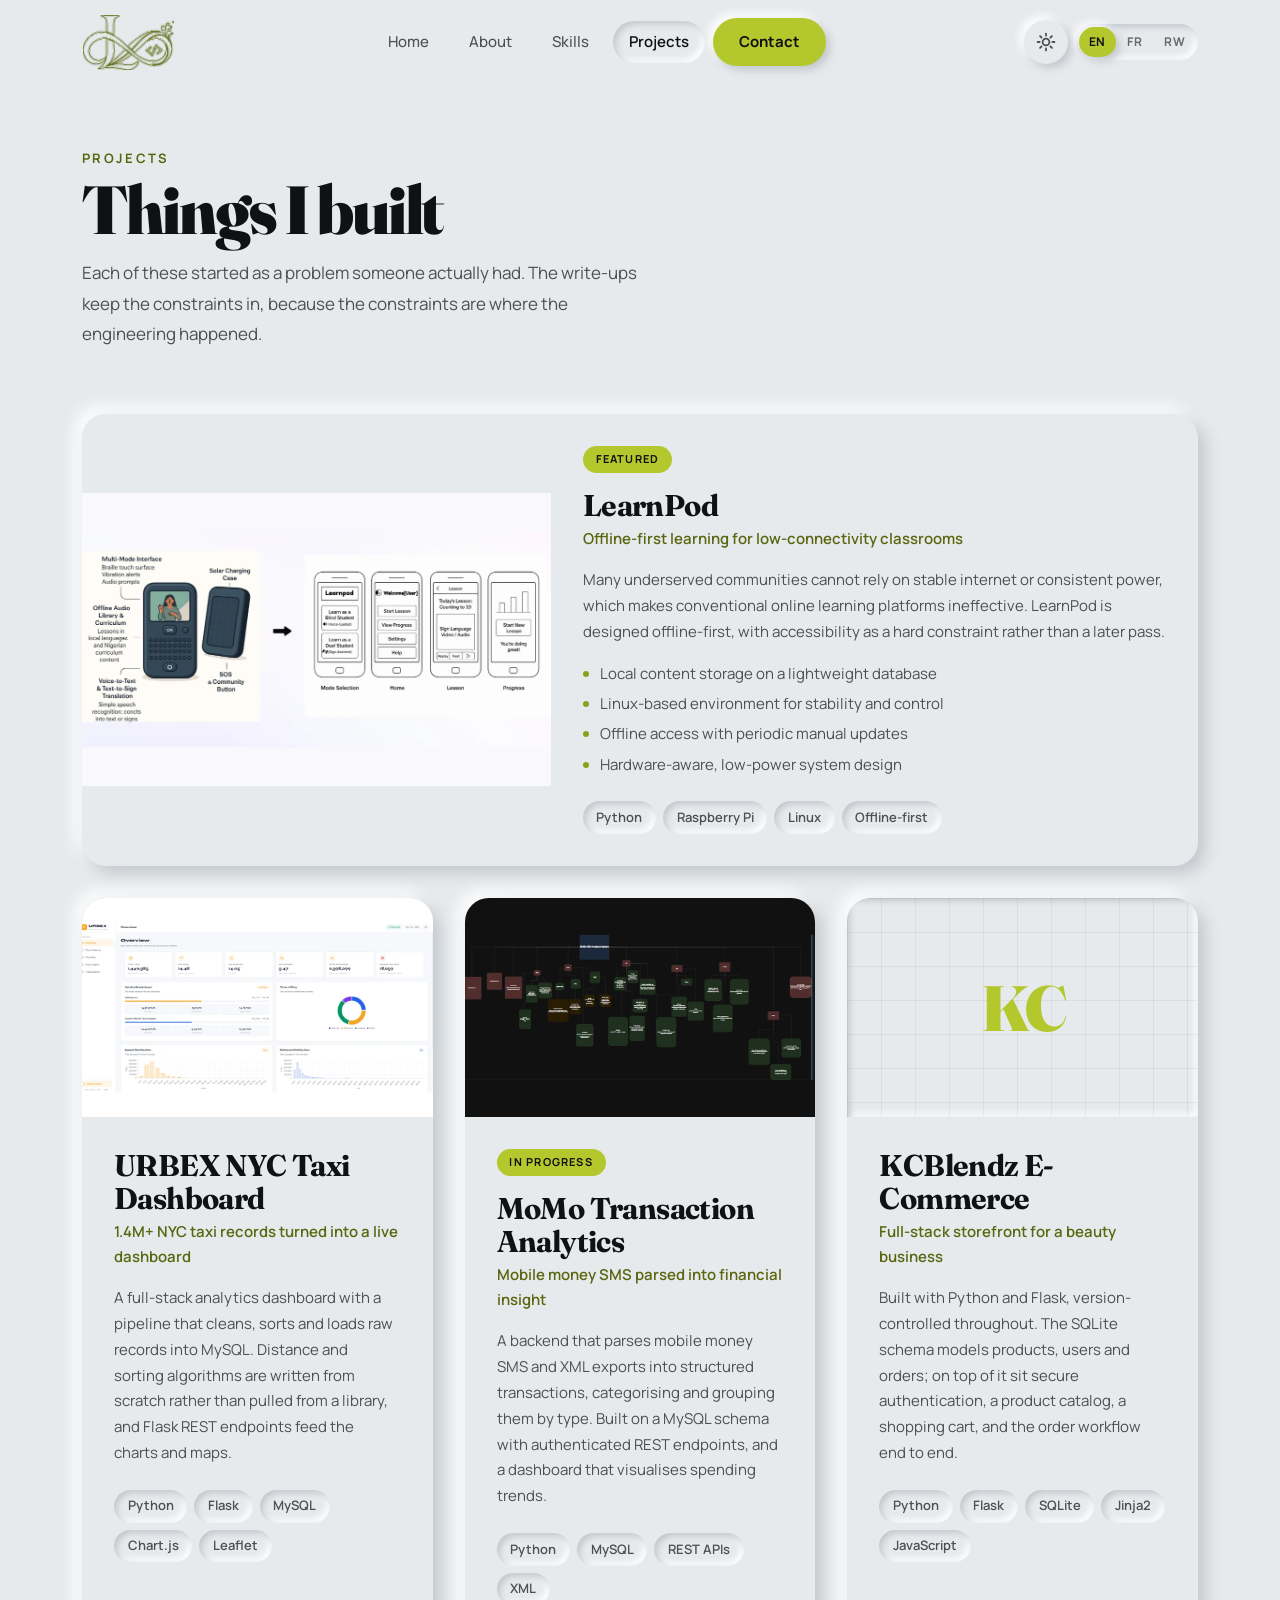
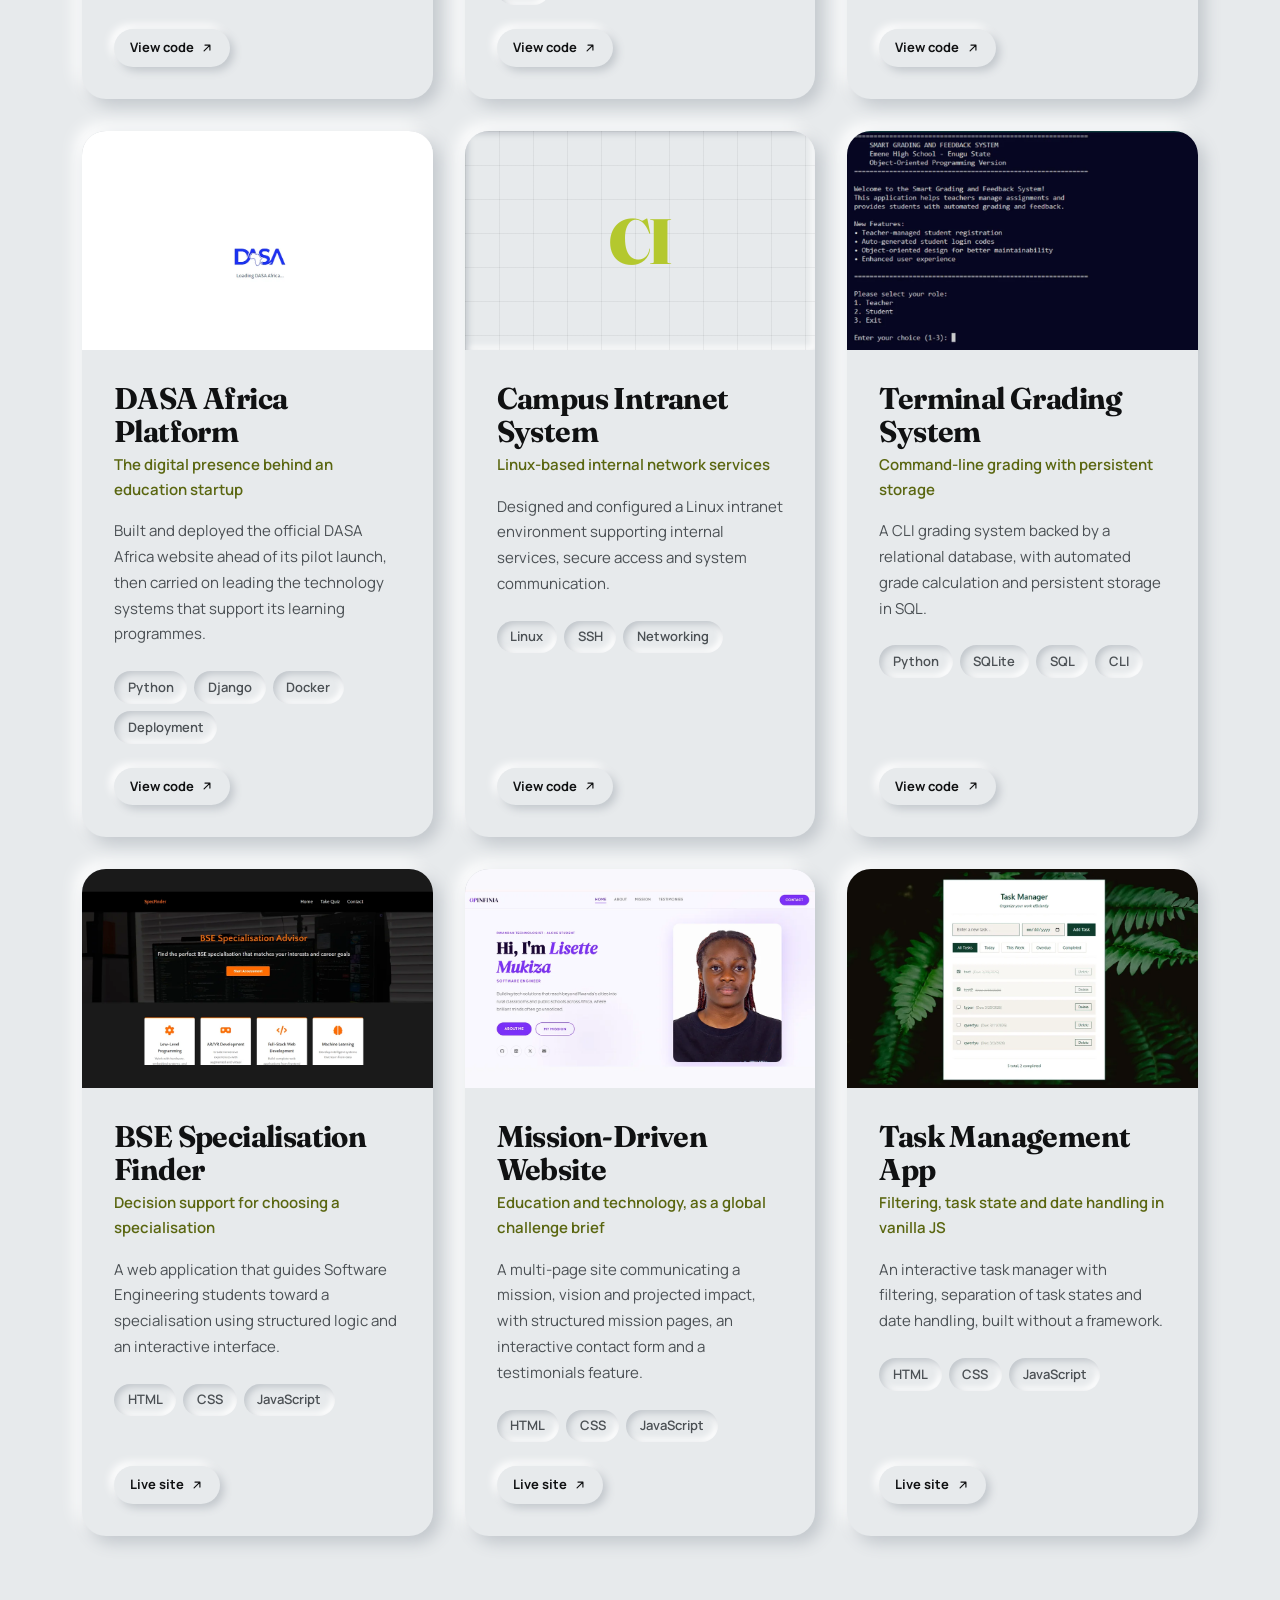
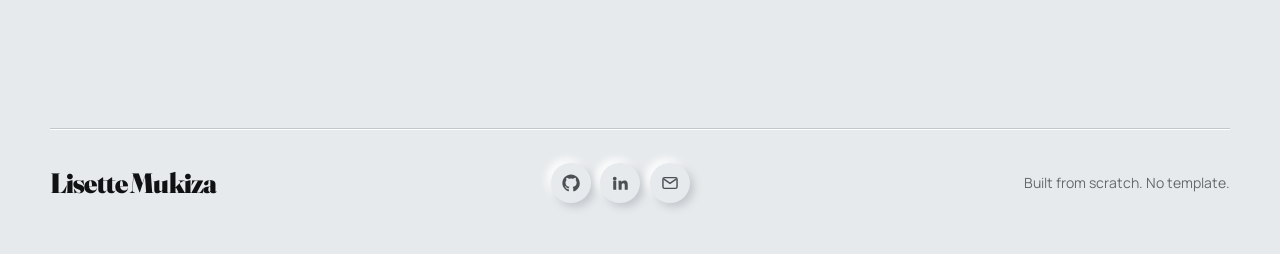
<file: projects.html>
<!DOCTYPE html>
<html lang="en" data-theme="light">
<head>
<meta charset="UTF-8">
<meta name="viewport" content="width=device-width, initial-scale=1.0">
<meta name="description" content="Projects by Lisette Mukiza: LearnPod, a campus intranet, an e-commerce platform, a grading system and more.">
<title>Projects | Lisette Mukiza</title>

<script>
/* Paint the stored theme before the first frame so the ground colour never
   flashes from light to dark on load. */
(function () {
  try {
    var stored = localStorage.getItem('theme');
    if (!stored) {
      stored = window.matchMedia('(prefers-color-scheme: dark)').matches ? 'dark' : 'light';
    }
    document.documentElement.setAttribute('data-theme', stored);
  } catch (error) {
    document.documentElement.setAttribute('data-theme', 'light');
  }
})();
</script>

<link rel="preconnect" href="https://fonts.googleapis.com">
<link rel="preconnect" href="https://fonts.gstatic.com" crossorigin>
<link href="https://fonts.googleapis.com/css2?family=Fraunces:opsz,wght@9..144,400..900&family=Manrope:wght@400;500;600;700;800&display=swap" rel="stylesheet">

<link rel="stylesheet" href="styles/main.css">
<link rel="stylesheet" href="styles/themes.css">
</head>

<body>
<a class="skip-link" href="#main" data-i18n="skip">Skip to content</a>

<svg width="0" height="0" style="position:absolute" aria-hidden="true" focusable="false">
    <defs>
        <path id="i-github" d="M12 .5C5.7.5.5 5.7.5 12c0 5.1 3.3 9.4 7.9 10.9.6.1.8-.2.8-.6v-2c-3.2.7-3.9-1.5-3.9-1.5-.5-1.4-1.3-1.7-1.3-1.7-1.1-.7.1-.7.1-.7 1.2.1 1.8 1.2 1.8 1.2 1 1.8 2.7 1.3 3.4 1 .1-.8.4-1.3.7-1.6-2.6-.3-5.3-1.3-5.3-5.7 0-1.3.5-2.3 1.2-3.1-.1-.3-.5-1.5.1-3.1 0 0 1-.3 3.2 1.2a11 11 0 0 1 5.8 0c2.2-1.5 3.2-1.2 3.2-1.2.6 1.6.2 2.8.1 3.1.8.8 1.2 1.8 1.2 3.1 0 4.4-2.7 5.4-5.3 5.7.4.4.8 1.1.8 2.2v3.3c0 .4.2.7.8.6 4.6-1.5 7.9-5.8 7.9-10.9C23.5 5.7 18.3.5 12 .5z"/>
        <path id="i-linkedin" d="M4.98 3.5a2.5 2.5 0 1 1 0 5 2.5 2.5 0 0 1 0-5zM3 9h4v12H3zM10 9h3.8v1.7h.1c.5-1 1.8-2 3.7-2 4 0 4.7 2.5 4.7 5.8V21h-4v-5.6c0-1.4 0-3.1-1.9-3.1s-2.2 1.5-2.2 3V21h-4z"/>
        <g id="i-mail"><rect x="2.6" y="4.8" width="18.8" height="14.4" rx="2.2"/><path d="m3.4 6.6 8.6 6 8.6-6"/></g>
        <g id="i-globe"><circle cx="12" cy="12" r="9.2"/><path d="M2.8 12h18.4M12 2.8c2.4 2.6 3.6 5.7 3.6 9.2s-1.2 6.6-3.6 9.2c-2.4-2.6-3.6-5.7-3.6-9.2S9.6 5.4 12 2.8z"/></g>
        <path id="i-arrow-out" d="M7 17 17 7M8.5 7H17v8.5"/>
    </defs>
</svg>

<nav class="nav">
    <div class="nav__container">
        <a href="index.html" class="nav__logo" aria-label="Lisette Mukiza, home"></a>

        <div class="nav__links" id="navLinks">
            <a href="index.html" class="nav__link" data-nav="home" data-i18n="nav.home">Home</a>
            <a href="about.html" class="nav__link" data-nav="about" data-i18n="nav.about">About</a>
            <a href="skills.html" class="nav__link" data-nav="skills" data-i18n="nav.skills">Skills</a>
            <a href="projects.html" class="nav__link nav__link--active" data-nav="projects" data-i18n="nav.projects" aria-current="page">Projects</a>
            <a href="contact.html" class="nav__cta" data-nav="contact" data-i18n="nav.contact">Contact</a>
        </div>

        <div class="nav__actions">
            <button class="theme-toggle" id="themeToggle" type="button" data-i18n-aria="theme.toDark" aria-label="Switch to dark theme" aria-pressed="false">
                <svg class="theme-toggle__icon" width="20" height="20" viewBox="0 0 20 20" aria-hidden="true">
                    <g class="sun" fill="none" stroke="currentColor" stroke-width="1.8" stroke-linecap="round">
                        <circle cx="10" cy="10" r="3.4"/>
                        <path d="M10 1.6v2M10 16.4v2M18.4 10h-2M3.6 10h-2M15.9 4.1l-1.4 1.4M5.5 14.5l-1.4 1.4M15.9 15.9l-1.4-1.4M5.5 5.5 4.1 4.1"/>
                    </g>
                    <path class="moon" d="M17.2 12.6A7.4 7.4 0 0 1 7.4 2.8a7.4 7.4 0 1 0 9.8 9.8z" fill="currentColor"/>
                </svg>
            </button>


            <div class="lang" role="group" aria-label="Language">
                <button class="lang__btn" type="button" data-lang="en" aria-pressed="true">EN</button>
                <button class="lang__btn" type="button" data-lang="fr" aria-pressed="false">FR</button>
                <button class="lang__btn" type="button" data-lang="rw" aria-pressed="false">RW</button>
            </div>

            <button class="nav__burger" id="navBurger" type="button" aria-label="Open menu" aria-expanded="false" aria-controls="navLinks">
                <span></span><span></span><span></span>
            </button>
        </div>
    </div>
</nav>

<main class="page" id="main">
    <div class="page__container">

        <div class="page__head">
            <p class="eyebrow" data-i18n="projects.eyebrow">Projects</p>
            <h1 class="page__title" data-i18n="projects.title">Things I built</h1>
            <p class="page__intro" data-i18n="projects.intro">
                Each of these started as a problem someone actually had. The write-ups keep the
                constraints in, because the constraints are where the engineering happened.
            </p>
        </div>

        <div class="work-grid">

            <!--
                Media slot: each card carries a typographic plate until a real
                screenshot exists. To use one, replace the .work__plate div with
                an img tag pointing at assets/images/work/ (alt, width, height, loading="lazy")
                and nothing else needs to change.
            -->
            <article class="work work--featured" data-reveal>
                <div class="work__media">
                    <img src="assets/images/work/learnpod.webp" alt="LearnPod device concept and the app screens for mode selection, lesson and progress" width="1000" height="625" loading="lazy" decoding="async">
                </div>
                <div class="work__body">
                    <span class="work__badge" data-i18n="work.featured">Featured</span>
                    <h2 class="work__title">LearnPod</h2>
                    <p class="work__tagline" data-i18n="w1.tagline">Offline-first learning for low-connectivity classrooms</p>
                    <p class="work__desc" data-i18n="w1.desc">Many underserved communities cannot rely on stable internet or consistent power, which makes conventional online learning platforms ineffective. LearnPod is designed offline-first, with accessibility as a hard constraint rather than a later pass.</p>
                    <ul class="work__list">
                        <li data-i18n="w1.b1">Local content storage on a lightweight database</li>
                        <li data-i18n="w1.b2">Linux-based environment for stability and control</li>
                        <li data-i18n="w1.b3">Offline access with periodic manual updates</li>
                        <li data-i18n="w1.b4">Hardware-aware, low-power system design</li>
                    </ul>
                    <div class="tags">
                        <span class="tag">Python</span>
                        <span class="tag">Raspberry Pi</span>
                        <span class="tag">Linux</span>
                        <span class="tag">Offline-first</span>
                    </div>
                </div>
            </article>

            <article class="work" data-reveal>
                <div class="work__media">
                    <img src="assets/images/work/urbex.webp" alt="URBEX dashboard showing trip totals, vendor breakdown and distribution charts" width="1000" height="625" loading="lazy" decoding="async">
                </div>
                <div class="work__body">
                    <h2 class="work__title">URBEX NYC Taxi Dashboard</h2>
                    <p class="work__tagline" data-i18n="w2.tagline">1.4M+ NYC taxi records turned into a live dashboard</p>
                    <p class="work__desc" data-i18n="w2.desc">A full-stack analytics dashboard with a pipeline that cleans, sorts and loads raw records into MySQL. Distance and sorting algorithms are written from scratch rather than pulled from a library, and Flask REST endpoints feed the charts and maps.</p>
                    <div class="tags">
                        <span class="tag">Python</span>
                        <span class="tag">Flask</span>
                        <span class="tag">MySQL</span>
                        <span class="tag">Chart.js</span>
                        <span class="tag">Leaflet</span>
                    </div>
                    <div class="work__links">
                        <a class="work__link" href="https://github.com/lisette-lachiever/URBEX" target="_blank" rel="noopener noreferrer">
                            <span data-i18n="work.code">View code</span>
                            <svg width="14" height="14" viewBox="0 0 24 24" fill="none" stroke="currentColor" stroke-width="2" stroke-linecap="round" stroke-linejoin="round" aria-hidden="true"><use href="#i-arrow-out"/></svg>
                        </a>
                    </div>
                </div>
            </article>

            <article class="work" data-reveal>
                <div class="work__media">
                    <img src="assets/images/work/momo.webp" alt="Architecture diagram of the MoMo analytics system" width="1000" height="625" loading="lazy" decoding="async">
                </div>
                <div class="work__body">
                    <span class="work__badge" data-i18n="work.inprogress">In progress</span>
                    <h2 class="work__title">MoMo Transaction Analytics</h2>
                    <p class="work__tagline" data-i18n="w3.tagline">Mobile money SMS parsed into financial insight</p>
                    <p class="work__desc" data-i18n="w3.desc">A backend that parses mobile money SMS and XML exports into structured transactions, categorising and grouping them by type. Built on a MySQL schema with authenticated REST endpoints, and a dashboard that visualises spending trends.</p>
                    <div class="tags">
                        <span class="tag">Python</span>
                        <span class="tag">MySQL</span>
                        <span class="tag">REST APIs</span>
                        <span class="tag">XML</span>
                    </div>
                    <div class="work__links">
                        <a class="work__link" href="https://github.com/AR-JUNA/momo-transaction-tracker" target="_blank" rel="noopener noreferrer">
                            <span data-i18n="work.code">View code</span>
                            <svg width="14" height="14" viewBox="0 0 24 24" fill="none" stroke="currentColor" stroke-width="2" stroke-linecap="round" stroke-linejoin="round" aria-hidden="true"><use href="#i-arrow-out"/></svg>
                        </a>
                    </div>
                </div>
            </article>

            <article class="work" data-reveal>
                <div class="work__media">
                    <div class="work__plate" aria-hidden="true"><span>KC</span></div>
                </div>
                <div class="work__body">
                    <h2 class="work__title">KCBlendz E-Commerce</h2>
                    <p class="work__tagline" data-i18n="w4.tagline">Full-stack storefront for a beauty business</p>
                    <p class="work__desc" data-i18n="w4.desc">Built with Python and Flask, version-controlled throughout. The SQLite schema models products, users and orders; on top of it sit secure authentication, a product catalog, a shopping cart, and the order workflow end to end.</p>
                    <div class="tags">
                        <span class="tag">Python</span>
                        <span class="tag">Flask</span>
                        <span class="tag">SQLite</span>
                        <span class="tag">Jinja2</span>
                        <span class="tag">JavaScript</span>
                    </div>
                    <div class="work__links">
                        <a class="work__link" href="https://github.com/banituze/kcblendz" target="_blank" rel="noopener noreferrer">
                            <span data-i18n="work.code">View code</span>
                            <svg width="14" height="14" viewBox="0 0 24 24" fill="none" stroke="currentColor" stroke-width="2" stroke-linecap="round" stroke-linejoin="round" aria-hidden="true"><use href="#i-arrow-out"/></svg>
                        </a>
                    </div>
                </div>
            </article>

            <article class="work" data-reveal>
                <div class="work__media">
                    <img src="assets/images/work/dasa.webp" alt="The DASA Africa site loading screen" width="1000" height="625" loading="lazy" decoding="async">
                </div>
                <div class="work__body">
                    <h2 class="work__title">DASA Africa Platform</h2>
                    <p class="work__tagline" data-i18n="w5.tagline">The digital presence behind an education startup</p>
                    <p class="work__desc" data-i18n="w5.desc">Built and deployed the official DASA Africa website ahead of its pilot launch, then carried on leading the technology systems that support its learning programmes.</p>
                    <div class="tags">
                        <span class="tag">Python</span>
                        <span class="tag">Django</span>
                        <span class="tag">Docker</span>
                        <span class="tag">Deployment</span>
                    </div>
                    <div class="work__links">
                        <a class="work__link" href="https://github.com/dasaafrica/dasa" target="_blank" rel="noopener noreferrer">
                            <span data-i18n="work.code">View code</span>
                            <svg width="14" height="14" viewBox="0 0 24 24" fill="none" stroke="currentColor" stroke-width="2" stroke-linecap="round" stroke-linejoin="round" aria-hidden="true"><use href="#i-arrow-out"/></svg>
                        </a>
                    </div>
                </div>
            </article>

            <article class="work" data-reveal>
                <div class="work__media">
                    <div class="work__plate" aria-hidden="true"><span>CI</span></div>
                </div>
                <div class="work__body">
                    <h2 class="work__title">Campus Intranet System</h2>
                    <p class="work__tagline" data-i18n="w6.tagline">Linux-based internal network services</p>
                    <p class="work__desc" data-i18n="w6.desc">Designed and configured a Linux intranet environment supporting internal services, secure access and system communication.</p>
                    <div class="tags">
                        <span class="tag">Linux</span>
                        <span class="tag">SSH</span>
                        <span class="tag">Networking</span>
                    </div>
                    <div class="work__links">
                        <a class="work__link" href="https://github.com/lisette-lachiever/alche-system_engineering-devops" target="_blank" rel="noopener noreferrer">
                            <span data-i18n="work.code">View code</span>
                            <svg width="14" height="14" viewBox="0 0 24 24" fill="none" stroke="currentColor" stroke-width="2" stroke-linecap="round" stroke-linejoin="round" aria-hidden="true"><use href="#i-arrow-out"/></svg>
                        </a>
                    </div>
                </div>
            </article>

            <article class="work" data-reveal>
                <div class="work__media">
                    <img src="assets/images/work/grading.webp" alt="Terminal grading system showing the role selection menu" width="1000" height="625" loading="lazy" decoding="async">
                </div>
                <div class="work__body">
                    <h2 class="work__title">Terminal Grading System</h2>
                    <p class="work__tagline" data-i18n="w7.tagline">Command-line grading with persistent storage</p>
                    <p class="work__desc" data-i18n="w7.desc">A CLI grading system backed by a relational database, with automated grade calculation and persistent storage in SQL.</p>
                    <div class="tags">
                        <span class="tag">Python</span>
                        <span class="tag">SQLite</span>
                        <span class="tag">SQL</span>
                        <span class="tag">CLI</span>
                    </div>
                    <div class="work__links">
                        <a class="work__link" href="https://github.com/pchukwuka/Grading_System" target="_blank" rel="noopener noreferrer">
                            <span data-i18n="work.code">View code</span>
                            <svg width="14" height="14" viewBox="0 0 24 24" fill="none" stroke="currentColor" stroke-width="2" stroke-linecap="round" stroke-linejoin="round" aria-hidden="true"><use href="#i-arrow-out"/></svg>
                        </a>
                    </div>
                </div>
            </article>

            <article class="work" data-reveal>
                <div class="work__media">
                    <img src="assets/images/work/bse-specfinder.webp" alt="SpecFinder landing page listing software engineering specialisation paths" width="1000" height="625" loading="lazy" decoding="async">
                </div>
                <div class="work__body">
                    <h2 class="work__title">BSE Specialisation Finder</h2>
                    <p class="work__tagline" data-i18n="w8.tagline">Decision support for choosing a specialisation</p>
                    <p class="work__desc" data-i18n="w8.desc">A web application that guides Software Engineering students toward a specialisation using structured logic and an interactive interface.</p>
                    <div class="tags">
                        <span class="tag">HTML</span>
                        <span class="tag">CSS</span>
                        <span class="tag">JavaScript</span>
                    </div>
                    <div class="work__links">
                        <a class="work__link" href="https://lisette-lachiever.github.io/bse-specialisation-advisor/" target="_blank" rel="noopener noreferrer">
                            <span data-i18n="work.live">Live site</span>
                            <svg width="14" height="14" viewBox="0 0 24 24" fill="none" stroke="currentColor" stroke-width="2" stroke-linecap="round" stroke-linejoin="round" aria-hidden="true"><use href="#i-arrow-out"/></svg>
                        </a>
                    </div>
                </div>
            </article>

            <article class="work" data-reveal>
                <div class="work__media">
                    <img src="assets/images/work/opinfinia.webp" alt="OPINFINIA site hero introducing Lisette Mukiza" width="1000" height="625" loading="lazy" decoding="async">
                </div>
                <div class="work__body">
                    <h2 class="work__title">Mission-Driven Website</h2>
                    <p class="work__tagline" data-i18n="w9.tagline">Education and technology, as a global challenge brief</p>
                    <p class="work__desc" data-i18n="w9.desc">A multi-page site communicating a mission, vision and projected impact, with structured mission pages, an interactive contact form and a testimonials feature.</p>
                    <div class="tags">
                        <span class="tag">HTML</span>
                        <span class="tag">CSS</span>
                        <span class="tag">JavaScript</span>
                    </div>
                    <div class="work__links">
                        <a class="work__link" href="https://mukiza123.github.io/" target="_blank" rel="noopener noreferrer">
                            <span data-i18n="work.live">Live site</span>
                            <svg width="14" height="14" viewBox="0 0 24 24" fill="none" stroke="currentColor" stroke-width="2" stroke-linecap="round" stroke-linejoin="round" aria-hidden="true"><use href="#i-arrow-out"/></svg>
                        </a>
                    </div>
                </div>
            </article>

            <article class="work" data-reveal>
                <div class="work__media">
                    <img src="assets/images/work/task-manager.webp" alt="Task Manager interface with filters and a dated task list" width="1000" height="625" loading="lazy" decoding="async">
                </div>
                <div class="work__body">
                    <h2 class="work__title">Task Management App</h2>
                    <p class="work__tagline" data-i18n="w10.tagline">Filtering, task state and date handling in vanilla JS</p>
                    <p class="work__desc" data-i18n="w10.desc">An interactive task manager with filtering, separation of task states and date handling, built without a framework.</p>
                    <div class="tags">
                        <span class="tag">HTML</span>
                        <span class="tag">CSS</span>
                        <span class="tag">JavaScript</span>
                    </div>
                    <div class="work__links">
                        <a class="work__link" href="https://lisette-task-manager.netlify.app/" target="_blank" rel="noopener noreferrer">
                            <span data-i18n="work.live">Live site</span>
                            <svg width="14" height="14" viewBox="0 0 24 24" fill="none" stroke="currentColor" stroke-width="2" stroke-linecap="round" stroke-linejoin="round" aria-hidden="true"><use href="#i-arrow-out"/></svg>
                        </a>
                    </div>
                </div>
            </article>

        </div>
    </div>
</main>

<footer class="footer">
    <div class="footer__container">
        <span class="footer__word">Lisette Mukiza</span>

        <ul class="footer__social">
            <li>
                <a href="https://github.com/lisette-lachiever" target="_blank" rel="noopener noreferrer" aria-label="GitHub">
                    <svg width="18" height="18" viewBox="0 0 24 24" fill="currentColor" aria-hidden="true"><use href="#i-github"/></svg>
                </a>
            </li>
            <li>
                <a href="https://linkedin.com/in/lisette-mukiza" target="_blank" rel="noopener noreferrer" aria-label="LinkedIn">
                    <svg width="18" height="18" viewBox="0 0 24 24" fill="currentColor" aria-hidden="true"><use href="#i-linkedin"/></svg>
                </a>
            </li>
            <li>
                <a href="mailto:mukizalisette@gmail.com" aria-label="Email">
                    <svg width="18" height="18" viewBox="0 0 24 24" fill="none" stroke="currentColor" stroke-width="1.9" aria-hidden="true"><use href="#i-mail"/></svg>
                </a>
            </li>
        </ul>

        <p class="footer__note" data-i18n="footer.note">Built from scratch. No template.</p>
    </div>
</footer>

<script src="scripts/i18n.js"></script>
<script src="scripts/theme-toggle.js"></script>
<script src="scripts/main.js"></script>
</body>
</html>
</file>
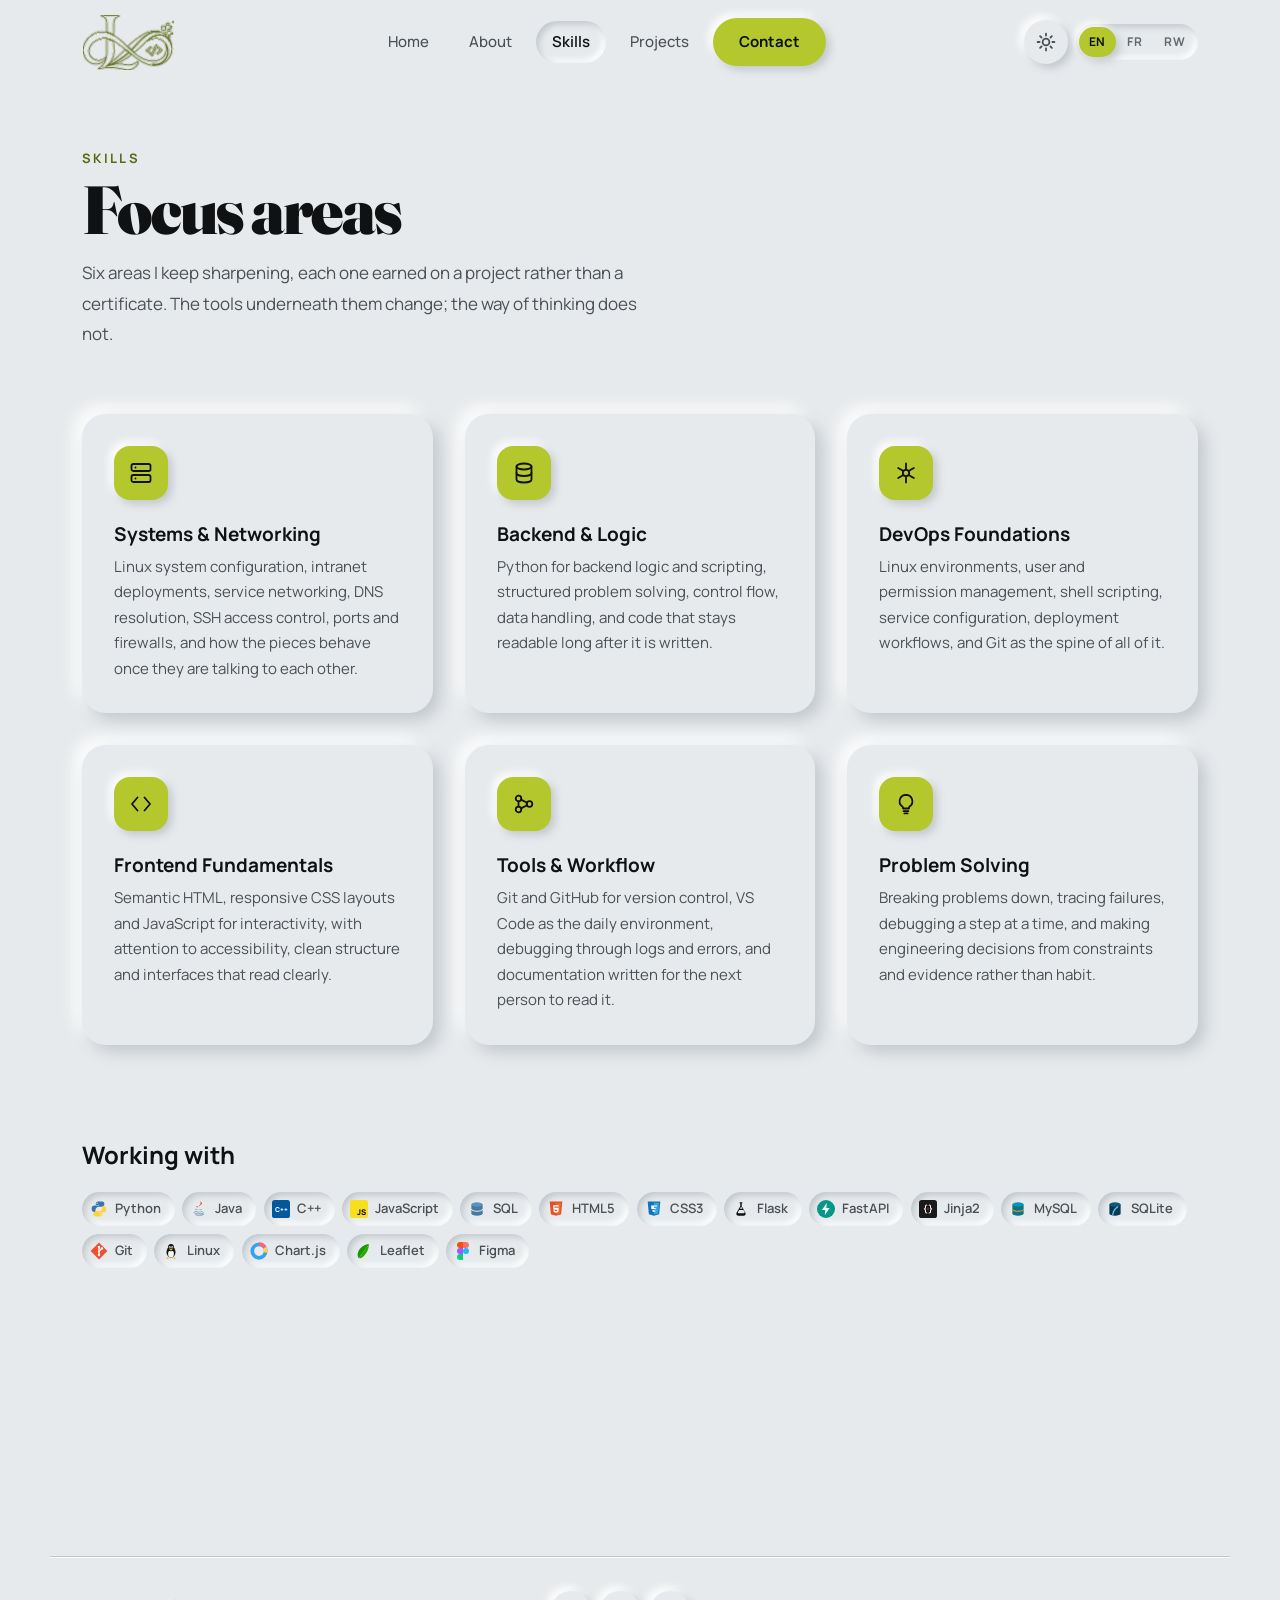
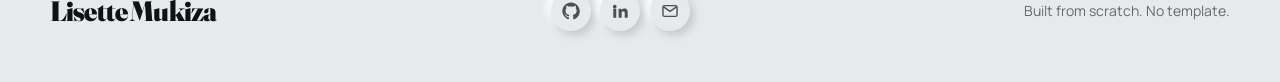
<file: skills.html>
<!DOCTYPE html>
<html lang="en" data-theme="light">
<head>
<meta charset="UTF-8">
<meta name="viewport" content="width=device-width, initial-scale=1.0">
<meta name="description" content="Engineering focus areas: systems and networking, backend logic, DevOps foundations, frontend and tooling.">
<title>Skills | Lisette Mukiza</title>

<script>
/* Paint the stored theme before the first frame so the ground colour never
   flashes from light to dark on load. */
(function () {
  try {
    var stored = localStorage.getItem('theme');
    if (!stored) {
      stored = window.matchMedia('(prefers-color-scheme: dark)').matches ? 'dark' : 'light';
    }
    document.documentElement.setAttribute('data-theme', stored);
  } catch (error) {
    document.documentElement.setAttribute('data-theme', 'light');
  }
})();
</script>

<link rel="preconnect" href="https://fonts.googleapis.com">
<link rel="preconnect" href="https://fonts.gstatic.com" crossorigin>
<link href="https://fonts.googleapis.com/css2?family=Fraunces:opsz,wght@9..144,400..900&family=Manrope:wght@400;500;600;700;800&display=swap" rel="stylesheet">

<link rel="stylesheet" href="styles/main.css">
<link rel="stylesheet" href="styles/themes.css">
</head>

<body>
<a class="skip-link" href="#main" data-i18n="skip">Skip to content</a>

<svg width="0" height="0" style="position:absolute" aria-hidden="true" focusable="false">
    <defs>
        <path id="i-github" d="M12 .5C5.7.5.5 5.7.5 12c0 5.1 3.3 9.4 7.9 10.9.6.1.8-.2.8-.6v-2c-3.2.7-3.9-1.5-3.9-1.5-.5-1.4-1.3-1.7-1.3-1.7-1.1-.7.1-.7.1-.7 1.2.1 1.8 1.2 1.8 1.2 1 1.8 2.7 1.3 3.4 1 .1-.8.4-1.3.7-1.6-2.6-.3-5.3-1.3-5.3-5.7 0-1.3.5-2.3 1.2-3.1-.1-.3-.5-1.5.1-3.1 0 0 1-.3 3.2 1.2a11 11 0 0 1 5.8 0c2.2-1.5 3.2-1.2 3.2-1.2.6 1.6.2 2.8.1 3.1.8.8 1.2 1.8 1.2 3.1 0 4.4-2.7 5.4-5.3 5.7.4.4.8 1.1.8 2.2v3.3c0 .4.2.7.8.6 4.6-1.5 7.9-5.8 7.9-10.9C23.5 5.7 18.3.5 12 .5z"/>
        <path id="i-linkedin" d="M4.98 3.5a2.5 2.5 0 1 1 0 5 2.5 2.5 0 0 1 0-5zM3 9h4v12H3zM10 9h3.8v1.7h.1c.5-1 1.8-2 3.7-2 4 0 4.7 2.5 4.7 5.8V21h-4v-5.6c0-1.4 0-3.1-1.9-3.1s-2.2 1.5-2.2 3V21h-4z"/>
        <g id="i-mail"><rect x="2.6" y="4.8" width="18.8" height="14.4" rx="2.2"/><path d="m3.4 6.6 8.6 6 8.6-6"/></g>
        <g id="i-globe"><circle cx="12" cy="12" r="9.2"/><path d="M2.8 12h18.4M12 2.8c2.4 2.6 3.6 5.7 3.6 9.2s-1.2 6.6-3.6 9.2c-2.4-2.6-3.6-5.7-3.6-9.2S9.6 5.4 12 2.8z"/></g>
        <path id="i-arrow-out" d="M7 17 17 7M8.5 7H17v8.5"/>
        <g id="t-python"><path fill="#3776AB" d="M11.9 2c-2.4 0-4.2.5-4.2 2.5v2.2h4.4v.6H5.9C3.7 7.3 2.2 8.6 2.2 11.6s1.4 4.3 3.5 4.3h1.6v-2.7c0-2.3 2-4.2 4.3-4.2h4.3c1.8 0 3.2-1.5 3.2-3.3V4.5C19.1 2.7 17.5 2 15.7 2h-3.8zm-2.4 1.4c.5 0 .9.4.9.9s-.4.9-.9.9-.9-.4-.9-.9.4-.9.9-.9z"/><path fill="#FFD43B" d="M12.1 22c2.4 0 4.2-.5 4.2-2.5v-2.2h-4.4v-.6h5.9c2.2 0 3.7-1.3 3.7-4.3s-1.4-4.3-3.5-4.3h-1.6v2.7c0 2.3-2 4.2-4.3 4.2H7.8c-1.8 0-3.2 1.5-3.2 3.3v2.2C4.9 21.3 6.5 22 8.3 22h3.8zm2.4-1.4c-.5 0-.9-.4-.9-.9s.4-.9.9-.9.9.4.9.9-.4.9-.9.9z"/></g>
        <g id="t-java"><path fill="#EA2D2E" d="M13.4 2.2c1.9 1.9.6 3.4-.5 4.6-.7.7-1.3 1.4-1 2.3.4-.9 1.4-1.6 2.3-2.4 1.4-1.2 2.6-2.6.4-4.5zM10.6 8.1c-2 .6-.4 1.9.4 2.4-1.6-.5-3-1.5-2.2-2.2.4-.4 1.1-.2 1.8-.2z"/><path fill="#5382A1" d="M6.6 14.2c-1.9.6.3 1.8 3.4 2 3.7.2 6.7-.4 6.7-1 0-.3-.8-.6-1.9-.8.6.2 1 .5 1 .7 0 .4-2.2.8-4.9.6-2.3-.1-4.1-.5-4.1-.9 0-.2.3-.4.9-.6zM18.1 16.6c-2.5 1.3-8.5 1.4-11.5.6-1.4-.4-.4-.9.3-1.1-2.6.4-3.3 1.4-.2 2 3.6.7 10 .5 12-.9zM7.9 11.6c-1.9.5-.2 1.6 2.5 1.8 3 .2 5.4-.4 5.4-.9 0-.3-.6-.5-1.5-.7.5.2.8.4.8.6 0 .4-1.8.7-3.9.5-1.9-.1-3.3-.4-3.3-.7 0-.2.3-.4.8-.5z"/><path fill="#5382A1" d="M8.5 18.9c-1.6.3-.4 1.1.9 1.3 2.6.4 6.7.3 8.3-.4-1.3.4-3 .6-4.8.6-2.4 0-4.4-.4-4.4-.8 0-.2.4-.4 1-.5zM19.6 18.2c0 0-1.7 1.1-6.5 1.4-2.6.2-5.5 0-7.1-.3 0 0 .7 1 4.2 1.4 4.4.5 8.5-.5 9.4-2.5z"/></g>
        <g id="t-cpp"><rect width="24" height="24" rx="3.5" fill="#00599C"/><text x="12" y="16.2" text-anchor="middle" font-family="Manrope, Segoe UI, sans-serif" font-weight="800" font-size="9" fill="#fff">C++</text></g>
        <g id="t-js"><rect width="24" height="24" rx="3" fill="#F7DF1E"/><text x="21" y="19.5" text-anchor="end" font-family="Manrope, Segoe UI, sans-serif" font-weight="800" font-size="10.5" fill="#101215">JS</text></g>
        <g id="t-sql"><path d="M4.5 6v12c0 1.66 3.36 3 7.5 3s7.5-1.34 7.5-3V6z" fill="#4479A1"/><ellipse cx="12" cy="6" rx="7.5" ry="3" fill="#5B92BE"/><path d="M4.5 12c0 1.66 3.36 3 7.5 3s7.5-1.34 7.5-3" stroke="#fff" stroke-width="1.3" fill="none" opacity=".85"/></g>
        <g id="t-mysql"><path d="M4.5 6v12c0 1.66 3.36 3 7.5 3s7.5-1.34 7.5-3V6z" fill="#00758F"/><ellipse cx="12" cy="6" rx="7.5" ry="3" fill="#0A93AF"/><path d="M4.5 12c0 1.66 3.36 3 7.5 3s7.5-1.34 7.5-3" stroke="#F29111" stroke-width="1.5" fill="none"/></g>
        <g id="t-sqlite"><path d="M4.5 6v12c0 1.66 3.36 3 7.5 3s7.5-1.34 7.5-3V6z" fill="#003B57"/><ellipse cx="12" cy="6" rx="7.5" ry="3" fill="#0F5A7A"/><path d="M9 19.5c.6-4.6 3-8 6.8-10.4" stroke="#7CC0E8" stroke-width="1.6" fill="none" stroke-linecap="round"/></g>
        <g id="t-html5"><path fill="#E34F26" d="M3.6 2h16.8l-1.53 17.05L11.99 21l-6.85-1.95z"/><path fill="#EF652A" d="M12 3.6v15.8l5.5-1.55L18.75 3.6z"/><path fill="#fff" d="M8.1 6.9h7.9l-.17 1.9H9.9l.13 1.55h5.66l-.5 5.6-3.19.9-3.2-.9-.2-2.3h1.9l.1 1.05 1.4.4 1.4-.4.16-1.7H8.66z"/></g>
        <g id="t-css3"><path fill="#1572B6" d="M3.6 2h16.8l-1.53 17.05L11.99 21l-6.85-1.95z"/><path fill="#33A9DC" d="M12 3.6v15.8l5.5-1.55L18.75 3.6z"/><path fill="#fff" d="M12 8.8h3.9l.14-1.55H8.1l.42 4.7h5.9l-.2 2.1-1.22.35-1.24-.35-.08-.9H9.9l.18 2.15 1.92.6 1.98-.6.4-4.55H12z"/></g>
        <g id="t-flask"><path fill="#0F1013" d="M10.2 3h3.6v1.4h-.8v3.9l4.9 8.6c1.1 1.9-.3 4.1-2.4 4.1H8.5c-2.1 0-3.5-2.2-2.4-4.1l4.9-8.6V4.4h-.8zm2 5.7-1.6 2.8h3.2zm-2.6 4.6-1.6 2.8c-.4.7.1 1.5.9 1.5h7c.8 0 1.3-.8.9-1.5l-1.6-2.8z"/></g>
        <g id="t-fastapi"><rect width="24" height="24" rx="12" fill="#009688"/><path fill="#fff" d="M12.9 4 6.6 13.2h4.4L10.4 20l6.6-9.4h-4.5z"/></g>
        <g id="t-jinja"><rect width="24" height="24" rx="3.5" fill="#1A1A1A"/><path d="M10.4 6.6c-1.3 0-1.8.7-1.8 1.9v1.5c0 1-.5 1.6-1.5 1.9 1 .3 1.5 1 1.5 1.9v1.5c0 1.2.5 1.9 1.8 1.9M13.6 6.6c1.3 0 1.8.7 1.8 1.9v1.5c0 1 .5 1.6 1.5 1.9-1 .3-1.5 1-1.5 1.9v1.5c0 1.2-.5 1.9-1.8 1.9" stroke="#fff" stroke-width="1.35" fill="none" stroke-linecap="round" stroke-linejoin="round"/><circle cx="12" cy="12" r="1.25" fill="#B41717"/></g>
        <g id="t-git"><path d="M12 .8 23.2 12 12 23.2.8 12z" fill="#F05032"/><g stroke="#fff" stroke-width="1.7" stroke-linecap="round" fill="none"><path d="M12 7.4v9.2"/><path d="M12 12.6 15.4 9.2"/></g><circle cx="12" cy="6.7" r="1.7" fill="#fff"/><circle cx="12" cy="17.3" r="1.7" fill="#fff"/><circle cx="15.9" cy="8.7" r="1.7" fill="#fff"/></g>
        <g id="t-linux"><ellipse cx="12" cy="13.6" rx="6" ry="7.4" fill="#111"/><ellipse cx="12" cy="15.8" rx="3.9" ry="4.9" fill="#F5F5F5"/><ellipse cx="12" cy="7.6" rx="4.1" ry="4.8" fill="#111"/><circle cx="10.4" cy="7.1" r="1.5" fill="#fff"/><circle cx="13.6" cy="7.1" r="1.5" fill="#fff"/><circle cx="10.5" cy="7.3" r=".7" fill="#111"/><circle cx="13.5" cy="7.3" r=".7" fill="#111"/><path d="M12 8.9c-1 0-1.9.6-1.9 1.2s.9.9 1.9.9 1.9-.3 1.9-.9-.9-1.2-1.9-1.2z" fill="#F8B90B"/><path d="M7.6 20.4c-.7.9-1.9 1.4-1.5 2.1.4.6 2.2.2 3.2-.5zM16.4 20.4c.7.9 1.9 1.4 1.5 2.1-.4.6-2.2.2-3.2-.5z" fill="#F8B90B"/></g>
        <g id="t-chartjs"><circle cx="12" cy="12" r="9" fill="none" stroke="#36A2EB" stroke-width="5"/><path d="M12 3a9 9 0 0 1 7.8 4.5" fill="none" stroke="#FF6384" stroke-width="5" stroke-linecap="butt"/><path d="M19.8 7.5A9 9 0 0 1 20.6 14" fill="none" stroke="#FFCE56" stroke-width="5"/></g>
        <g id="t-leaflet"><path fill="#199900" d="M17.9 2.6C10.4 4.2 4.6 9 3.6 15.6c-.4 2.6.4 4.8 1.5 5.8L18.4 3.2c-.1-.4-.3-.6-.5-.6z"/><path fill="#2AA800" d="M18.4 3.2 5.1 21.4c1.4.9 3.7.2 5.6-1.6 4.9-4.5 8.1-11.5 7.7-16.6z"/></g>
        <g id="t-figma"><g transform="translate(4 0)"><path d="M8 0H4a4 4 0 0 0 0 8h4z" fill="#F24E1E"/><path d="M8 0h4a4 4 0 0 1 0 8H8z" fill="#FF7262"/><path d="M8 8H4a4 4 0 0 0 0 8h4z" fill="#A259FF"/><circle cx="12" cy="12" r="4" fill="#1ABCFE"/><path d="M8 16H4a4 4 0 0 0 0 8h4z" fill="#0ACF83"/></g></g>
    </defs>
</svg>

<nav class="nav">
    <div class="nav__container">
        <a href="index.html" class="nav__logo" aria-label="Lisette Mukiza, home"></a>

        <div class="nav__links" id="navLinks">
            <a href="index.html" class="nav__link" data-nav="home" data-i18n="nav.home">Home</a>
            <a href="about.html" class="nav__link" data-nav="about" data-i18n="nav.about">About</a>
            <a href="skills.html" class="nav__link nav__link--active" data-nav="skills" data-i18n="nav.skills" aria-current="page">Skills</a>
            <a href="projects.html" class="nav__link" data-nav="projects" data-i18n="nav.projects">Projects</a>
            <a href="contact.html" class="nav__cta" data-nav="contact" data-i18n="nav.contact">Contact</a>
        </div>

        <div class="nav__actions">
            <button class="theme-toggle" id="themeToggle" type="button" data-i18n-aria="theme.toDark" aria-label="Switch to dark theme" aria-pressed="false">
                <svg class="theme-toggle__icon" width="20" height="20" viewBox="0 0 20 20" aria-hidden="true">
                    <g class="sun" fill="none" stroke="currentColor" stroke-width="1.8" stroke-linecap="round">
                        <circle cx="10" cy="10" r="3.4"/>
                        <path d="M10 1.6v2M10 16.4v2M18.4 10h-2M3.6 10h-2M15.9 4.1l-1.4 1.4M5.5 14.5l-1.4 1.4M15.9 15.9l-1.4-1.4M5.5 5.5 4.1 4.1"/>
                    </g>
                    <path class="moon" d="M17.2 12.6A7.4 7.4 0 0 1 7.4 2.8a7.4 7.4 0 1 0 9.8 9.8z" fill="currentColor"/>
                </svg>
            </button>


            <div class="lang" role="group" aria-label="Language">
                <button class="lang__btn" type="button" data-lang="en" aria-pressed="true">EN</button>
                <button class="lang__btn" type="button" data-lang="fr" aria-pressed="false">FR</button>
                <button class="lang__btn" type="button" data-lang="rw" aria-pressed="false">RW</button>
            </div>

            <button class="nav__burger" id="navBurger" type="button" aria-label="Open menu" aria-expanded="false" aria-controls="navLinks">
                <span></span><span></span><span></span>
            </button>
        </div>
    </div>
</nav>

<main class="page" id="main">
    <div class="page__container">

        <div class="page__head">
            <p class="eyebrow" data-i18n="skills.eyebrow">Skills</p>
            <h1 class="page__title" data-i18n="skills.title">Focus areas</h1>
            <p class="page__intro" data-i18n="skills.intro">
                Six areas I keep sharpening, each one earned on a project rather than a
                certificate. The tools underneath them change; the way of thinking does not.
            </p>
        </div>

        <div class="card-grid">

            <article class="card" data-reveal>
                <span class="card__icon" aria-hidden="true">
                    <svg width="24" height="24" viewBox="0 0 24 24" fill="none" stroke="currentColor" stroke-width="1.8" stroke-linecap="round" stroke-linejoin="round">
                        <rect x="2.5" y="3" width="19" height="7" rx="1.8"/>
                        <rect x="2.5" y="14" width="19" height="7" rx="1.8"/>
                        <path d="M6.5 6.5h.01M6.5 17.5h.01"/>
                    </svg>
                </span>
                <h2 class="card__title" data-i18n="s1.title">Systems &amp; Networking</h2>
                <p class="card__text" data-i18n="s1.text">
                    Linux system configuration, intranet deployments, service networking, DNS
                    resolution, SSH access control, ports and firewalls, and how the pieces
                    behave once they are talking to each other.
                </p>
            </article>

            <article class="card" data-reveal>
                <span class="card__icon" aria-hidden="true">
                    <svg width="24" height="24" viewBox="0 0 24 24" fill="none" stroke="currentColor" stroke-width="1.8" stroke-linecap="round" stroke-linejoin="round">
                        <ellipse cx="12" cy="5.5" rx="7.5" ry="3"/>
                        <path d="M4.5 5.5v13c0 1.7 3.4 3 7.5 3s7.5-1.3 7.5-3v-13"/>
                        <path d="M4.5 12c0 1.7 3.4 3 7.5 3s7.5-1.3 7.5-3"/>
                    </svg>
                </span>
                <h2 class="card__title" data-i18n="s2.title">Backend &amp; Logic</h2>
                <p class="card__text" data-i18n="s2.text">
                    Python for backend logic and scripting, structured problem solving, control
                    flow, data handling, and code that stays readable long after it is written.
                </p>
            </article>

            <article class="card" data-reveal>
                <span class="card__icon" aria-hidden="true">
                    <svg width="24" height="24" viewBox="0 0 24 24" fill="none" stroke="currentColor" stroke-width="1.8" stroke-linecap="round" stroke-linejoin="round">
                        <path d="M12 2.5v6M12 15.5v6M4.2 7l5.2 3M14.6 14l5.2 3M4.2 17l5.2-3M14.6 10l5.2-3"/>
                        <circle cx="12" cy="12" r="3.2"/>
                    </svg>
                </span>
                <h2 class="card__title" data-i18n="s3.title">DevOps Foundations</h2>
                <p class="card__text" data-i18n="s3.text">
                    Linux environments, user and permission management, shell scripting, service
                    configuration, deployment workflows, and Git as the spine of all of it.
                </p>
            </article>

            <article class="card" data-reveal>
                <span class="card__icon" aria-hidden="true">
                    <svg width="24" height="24" viewBox="0 0 24 24" fill="none" stroke="currentColor" stroke-width="1.8" stroke-linecap="round" stroke-linejoin="round">
                        <path d="M8.5 5.5 3 12l5.5 6.5M15.5 5.5 21 12l-5.5 6.5"/>
                    </svg>
                </span>
                <h2 class="card__title" data-i18n="s4.title">Frontend Fundamentals</h2>
                <p class="card__text" data-i18n="s4.text">
                    Semantic HTML, responsive CSS layouts and JavaScript for interactivity, with
                    attention to accessibility, clean structure and interfaces that read clearly.
                </p>
            </article>

            <article class="card" data-reveal>
                <span class="card__icon" aria-hidden="true">
                    <svg width="24" height="24" viewBox="0 0 24 24" fill="none" stroke="currentColor" stroke-width="1.8" stroke-linecap="round" stroke-linejoin="round">
                        <circle cx="6.5" cy="6.5" r="2.8"/>
                        <circle cx="6.5" cy="17.5" r="2.8"/>
                        <circle cx="17.5" cy="12" r="2.8"/>
                        <path d="M6.5 9.3v5.4M9 7.6l6.2 3.2M9 16.4l6.2-3.2"/>
                    </svg>
                </span>
                <h2 class="card__title" data-i18n="s5.title">Tools &amp; Workflow</h2>
                <p class="card__text" data-i18n="s5.text">
                    Git and GitHub for version control, VS Code as the daily environment,
                    debugging through logs and errors, and documentation written for the next
                    person to read it.
                </p>
            </article>

            <article class="card" data-reveal>
                <span class="card__icon" aria-hidden="true">
                    <svg width="24" height="24" viewBox="0 0 24 24" fill="none" stroke="currentColor" stroke-width="1.8" stroke-linecap="round" stroke-linejoin="round">
                        <path d="M12 2.8a6.4 6.4 0 0 0-3.7 11.6c.5.4.8 1 .8 1.6v.5h5.8v-.5c0-.6.3-1.2.8-1.6A6.4 6.4 0 0 0 12 2.8z"/>
                        <path d="M9.6 19.2h4.8M10.4 21.4h3.2"/>
                    </svg>
                </span>
                <h2 class="card__title" data-i18n="s6.title">Problem Solving</h2>
                <p class="card__text" data-i18n="s6.text">
                    Breaking problems down, tracing failures, debugging a step at a time, and
                    making engineering decisions from constraints and evidence rather than habit.
                </p>
            </article>

        </div>

        <div class="section" style="margin-top: var(--s-3xl)">
            <h2 class="section__title" data-i18n="skills.stack">Working with</h2>
            <div class="tags">
                <span class="tag tag--logo" tabindex="0"><svg class="tag__icon" viewBox="0 0 24 24" aria-hidden="true"><use href="#t-python"/></svg>Python</span>
                <span class="tag tag--logo" tabindex="0"><svg class="tag__icon" viewBox="0 0 24 24" aria-hidden="true"><use href="#t-java"/></svg>Java</span>
                <span class="tag tag--logo" tabindex="0"><svg class="tag__icon" viewBox="0 0 24 24" aria-hidden="true"><use href="#t-cpp"/></svg>C++</span>
                <span class="tag tag--logo" tabindex="0"><svg class="tag__icon" viewBox="0 0 24 24" aria-hidden="true"><use href="#t-js"/></svg>JavaScript</span>
                <span class="tag tag--logo" tabindex="0"><svg class="tag__icon" viewBox="0 0 24 24" aria-hidden="true"><use href="#t-sql"/></svg>SQL</span>
                <span class="tag tag--logo" tabindex="0"><svg class="tag__icon" viewBox="0 0 24 24" aria-hidden="true"><use href="#t-html5"/></svg>HTML5</span>
                <span class="tag tag--logo" tabindex="0"><svg class="tag__icon" viewBox="0 0 24 24" aria-hidden="true"><use href="#t-css3"/></svg>CSS3</span>
                <span class="tag tag--logo" tabindex="0"><svg class="tag__icon" viewBox="0 0 24 24" aria-hidden="true"><use href="#t-flask"/></svg>Flask</span>
                <span class="tag tag--logo" tabindex="0"><svg class="tag__icon" viewBox="0 0 24 24" aria-hidden="true"><use href="#t-fastapi"/></svg>FastAPI</span>
                <span class="tag tag--logo" tabindex="0"><svg class="tag__icon" viewBox="0 0 24 24" aria-hidden="true"><use href="#t-jinja"/></svg>Jinja2</span>
                <span class="tag tag--logo" tabindex="0"><svg class="tag__icon" viewBox="0 0 24 24" aria-hidden="true"><use href="#t-mysql"/></svg>MySQL</span>
                <span class="tag tag--logo" tabindex="0"><svg class="tag__icon" viewBox="0 0 24 24" aria-hidden="true"><use href="#t-sqlite"/></svg>SQLite</span>
                <span class="tag tag--logo" tabindex="0"><svg class="tag__icon" viewBox="0 0 24 24" aria-hidden="true"><use href="#t-git"/></svg>Git</span>
                <span class="tag tag--logo" tabindex="0"><svg class="tag__icon" viewBox="0 0 24 24" aria-hidden="true"><use href="#t-linux"/></svg>Linux</span>
                <span class="tag tag--logo" tabindex="0"><svg class="tag__icon" viewBox="0 0 24 24" aria-hidden="true"><use href="#t-chartjs"/></svg>Chart.js</span>
                <span class="tag tag--logo" tabindex="0"><svg class="tag__icon" viewBox="0 0 24 24" aria-hidden="true"><use href="#t-leaflet"/></svg>Leaflet</span>
                <span class="tag tag--logo" tabindex="0"><svg class="tag__icon" viewBox="0 0 24 24" aria-hidden="true"><use href="#t-figma"/></svg>Figma</span>
            </div>
        </div>

    </div>
</main>

<footer class="footer">
    <div class="footer__container">
        <span class="footer__word">Lisette Mukiza</span>

        <ul class="footer__social">
            <li>
                <a href="https://github.com/lisette-lachiever" target="_blank" rel="noopener noreferrer" aria-label="GitHub">
                    <svg width="18" height="18" viewBox="0 0 24 24" fill="currentColor" aria-hidden="true"><use href="#i-github"/></svg>
                </a>
            </li>
            <li>
                <a href="https://linkedin.com/in/lisette-mukiza" target="_blank" rel="noopener noreferrer" aria-label="LinkedIn">
                    <svg width="18" height="18" viewBox="0 0 24 24" fill="currentColor" aria-hidden="true"><use href="#i-linkedin"/></svg>
                </a>
            </li>
            <li>
                <a href="mailto:mukizalisette@gmail.com" aria-label="Email">
                    <svg width="18" height="18" viewBox="0 0 24 24" fill="none" stroke="currentColor" stroke-width="1.9" aria-hidden="true"><use href="#i-mail"/></svg>
                </a>
            </li>
        </ul>

        <p class="footer__note" data-i18n="footer.note">Built from scratch. No template.</p>
    </div>
</footer>

<script src="scripts/i18n.js"></script>
<script src="scripts/theme-toggle.js"></script>
<script src="scripts/main.js"></script>
</body>
</html>
</file>
<file: styles/main.css>
/* ==========================================================================
   Lisette Mukiza - portfolio UI
   Soft-relief (neumorphic) design system.

   The whole surface language is built from one rule: every panel is the same
   colour as the page, and only two shadows separate it from the ground - a
   light one up-left, a dark one down-right. Nothing here uses a border to
   fake depth, because mixing borders with relief reads as a template.
   ========================================================================== */

:root {
  /* --- Ink ------------------------------------------------------------- */
  --ink:            #101112;
  --ink-soft:       #4B5054;
  --ink-muted:      #63696D;

  /* --- Ground ----------------------------------------------------------
     Relief needs a mid-light ground. Pure white cannot cast a light-side
     highlight, so the base sits a few steps down from it.                */
  --ground:         #E7EAEC;
  --ground-high:    #EDEFF1;

  /* --- Accent ----------------------------------------------------------
     Olive taken from the hero reference. It carries fills and display type;
     --accent-ink is the darkened cut used whenever accent has to be read as
     small text, since the raw olive is far too light for body contrast.  */
  --accent:         #B4C82E;
  --accent-bright:  #C6DB3C;
  --accent-deep:    #8CA01C;
  --accent-ink:     #5A6610;

  /* --- Relief ----------------------------------------------------------- */
  --relief-light:   #FFFFFF;
  --relief-dark:    #C2C7CC;

  --lift-sm: 4px 4px 8px var(--relief-dark), -4px -4px 8px var(--relief-light);
  --lift-md: 7px 7px 16px var(--relief-dark), -7px -7px 16px var(--relief-light);
  --lift-lg: 12px 12px 26px var(--relief-dark), -12px -12px 26px var(--relief-light);
  --sink-sm: inset 3px 3px 6px var(--relief-dark), inset -3px -3px 6px var(--relief-light);
  --sink-md: inset 5px 5px 11px var(--relief-dark), inset -5px -5px 11px var(--relief-light);

  /* --- Type ------------------------------------------------------------- */
  --font-ui:      'Manrope', -apple-system, BlinkMacSystemFont, 'Segoe UI', sans-serif;
  --font-display: 'Fraunces', 'Iowan Old Style', 'Palatino Linotype', Georgia, serif;

  --w-normal: 400;
  --w-medium: 500;
  --w-semi: 600;
  --w-bold: 700;
  --w-black: 900;

  /* --- Space ------------------------------------------------------------ */
  --s-xs: 0.5rem;
  --s-sm: 1rem;
  --s-md: 1.5rem;
  --s-lg: 2rem;
  --s-xl: 3rem;
  --s-2xl: 4rem;
  --s-3xl: 6rem;
  --s-4xl: 8rem;

  --max-width: 1180px;
  --nav-height: 84px;

  /* Relief reads best on generous radii - tight corners flatten the shadow. */
  --r-sm: 10px;
  --r-md: 16px;
  --r-lg: 24px;
  --r-pill: 999px;

  --t-base: 260ms cubic-bezier(.4, 0, .2, 1);
  --t-slow: 460ms cubic-bezier(.2, .7, .3, 1);

  /* Hero backdrop */
  --grid-line: rgba(16, 17, 18, .055);

  /* Journey road */
  --road:       #14181A;
  --road-edge:  #2A3033;
  --road-dash:  #F3F5F6;

  /* Three-step pin ramp, all cut from the one accent hue. */
  --pin-1: #7E9012;
  --pin-2: #A3B824;
  --pin-3: #C6DB3C;
  --pin-face: #101112;
}

/* ==========================================================================
   Base
   ========================================================================== */

*,
*::before,
*::after {
  margin: 0;
  padding: 0;
  box-sizing: border-box;
}

html {
  font-size: 16px;
  scroll-behavior: smooth;
  scroll-padding-top: calc(var(--nav-height) + var(--s-sm));
}

body {
  font-family: var(--font-ui);
  font-weight: var(--w-normal);
  font-size: 1rem;
  line-height: 1.65;
  color: var(--ink);
  background-color: var(--ground);
  -webkit-font-smoothing: antialiased;
  -moz-osx-font-smoothing: grayscale;
}

img {
  display: block;
  max-width: 100%;
  height: auto;
}

ul { list-style: none; }

a {
  color: inherit;
  text-decoration: none;
  transition: color var(--t-base);
}

button {
  font: inherit;
  color: inherit;
  border: none;
  background: none;
  cursor: pointer;
}

:focus-visible {
  outline: 3px solid var(--accent-deep);
  outline-offset: 3px;
  border-radius: var(--r-sm);
}

/* Skip link - relief styling would only get in the way here. */
.skip-link {
  position: absolute;
  top: -100px;
  left: var(--s-sm);
  z-index: 200;
  padding: 0.75rem 1.25rem;
  border-radius: var(--r-sm);
  background-color: var(--ink);
  color: var(--ground-high);
  font-weight: var(--w-semi);
  transition: top var(--t-base);
}

.skip-link:focus {
  top: var(--s-sm);
}

/* ==========================================================================
   Typography
   ========================================================================== */

h1, h2, h3, h4 {
  line-height: 1.15;
  color: var(--ink);
  font-weight: var(--w-semi);
}

.display {
  font-family: var(--font-display);
  font-weight: var(--w-black);
  font-variation-settings: 'opsz' 144;
  letter-spacing: -0.02em;
  line-height: 0.9;
}

.eyebrow {
  font-size: 0.8125rem;
  font-weight: var(--w-bold);
  letter-spacing: 0.18em;
  text-transform: uppercase;
  color: var(--accent-ink);
}

.lede {
  font-size: 1.0625rem;
  color: var(--ink-soft);
  line-height: 1.8;
}

/* ==========================================================================
   Relief primitives
   Reused everywhere rather than re-declaring shadows per component.
   ========================================================================== */

.relief {
  background-color: var(--ground);
  border-radius: var(--r-md);
  box-shadow: var(--lift-md);
}

.relief--sunk {
  background-color: var(--ground);
  border-radius: var(--r-md);
  box-shadow: var(--sink-md);
}

/* Anything clickable presses in on :active. That press is the whole point of
   the style, so it is defined once and inherited. */
.pressable {
  transition: box-shadow var(--t-base), transform var(--t-base), color var(--t-base);
}

.pressable:hover {
  box-shadow: var(--lift-lg);
}

.pressable:active {
  box-shadow: var(--sink-sm);
  transform: translateY(1px);
}

/* ==========================================================================
   Navigation
   ========================================================================== */

.nav {
  position: fixed;
  inset: 0 0 auto 0;
  z-index: 100;
  height: var(--nav-height);
  display: flex;
  align-items: center;
  background-color: var(--ground);
  transition: box-shadow var(--t-base);
}

.nav--scrolled {
  box-shadow: 0 6px 20px -8px var(--relief-dark);
}

.nav__container {
  width: 100%;
  max-width: var(--max-width);
  margin: 0 auto;
  padding: 0 var(--s-lg);
  display: flex;
  align-items: center;
  justify-content: space-between;
  gap: var(--s-md);
}

/* The mark is line art supplied as artwork. It is applied as a mask rather
   than an image so it takes the theme colour, and the alpha was gamma-lifted
   when it was downscaled - a 1px stroke otherwise averages away to nothing at
   this size. Shipped at 2x for high-density screens. */
.nav__logo {
  display: block;
  width: 92px;
  height: 55px;
  flex-shrink: 0;
  -webkit-mask: url('../assets/images/logo-mark.png') center / contain no-repeat;
  mask: url('../assets/images/logo-mark.png') center / contain no-repeat;
  transition: background-color var(--t-base), transform var(--t-base);
}

/* Colour is applied only where masking works, so a browser without mask
   support shows nothing rather than a solid green rectangle. */
@supports ((-webkit-mask-image: url('#m')) or (mask-image: url('#m'))) {
  .nav__logo { background-color: var(--accent-ink); }
  .nav__logo:hover { background-color: var(--accent-deep); }
}

.nav__logo:active { transform: translateY(1px); }

.nav__links {
  display: flex;
  align-items: center;
  gap: var(--s-xs);
}

.nav__link {
  position: relative;
  padding: 0.55rem 1rem;
  border-radius: var(--r-pill);
  font-size: 0.9375rem;
  font-weight: var(--w-medium);
  color: var(--ink-soft);
  transition: color var(--t-base), box-shadow var(--t-base);
}

.nav__link:hover {
  color: var(--ink);
}

/* The current page is pressed into the surface - no underline needed. */
.nav__link--active {
  color: var(--ink);
  font-weight: var(--w-semi);
  box-shadow: var(--sink-sm);
}

.nav__cta {
  padding: 0.7rem 1.6rem;
  border-radius: var(--r-pill);
  background-color: var(--accent);
  color: var(--ink);
  font-size: 0.9375rem;
  font-weight: var(--w-bold);
  box-shadow: var(--lift-sm);
  transition: box-shadow var(--t-base), background-color var(--t-base), transform var(--t-base);
}

.nav__cta:hover {
  background-color: var(--accent-bright);
  box-shadow: var(--lift-md);
}

.nav__cta:active {
  box-shadow: var(--sink-sm);
  transform: translateY(1px);
}

.nav__actions {
  display: flex;
  align-items: center;
  gap: 0.5rem;
  flex-shrink: 0;
}

.theme-toggle {
  display: grid;
  place-items: center;
  width: 44px;
  height: 44px;
  flex-shrink: 0;
  border-radius: var(--r-pill);
  background-color: var(--ground);
  color: var(--ink-soft);
  box-shadow: var(--lift-sm);
  transition: box-shadow var(--t-base), color var(--t-base);
}

.theme-toggle:hover {
  color: var(--accent-ink);
}

.theme-toggle:active {
  box-shadow: var(--sink-sm);
}

.theme-toggle__icon .moon { display: none; }

/* Mobile menu button - hidden until the links collapse. */
.nav__burger {
  display: none;
  width: 44px;
  height: 44px;
  place-items: center;
  border-radius: var(--r-pill);
  background-color: var(--ground);
  box-shadow: var(--lift-sm);
}

.nav__burger { position: relative; }

.nav__burger span {
  position: absolute;
  left: 50%;
  width: 18px;
  height: 2px;
  margin-left: -9px;
  border-radius: 2px;
  background-color: var(--ink);
  transition: transform var(--t-base), opacity var(--t-base);
}

.nav__burger span:nth-child(1) { top: 15px; }
.nav__burger span:nth-child(2) { top: 21px; }
.nav__burger span:nth-child(3) { top: 27px; }

.nav__burger[aria-expanded="true"] span:nth-child(1) {
  transform: translateY(6px) rotate(45deg);
}
.nav__burger[aria-expanded="true"] span:nth-child(2) { opacity: 0; }
.nav__burger[aria-expanded="true"] span:nth-child(3) {
  transform: translateY(-6px) rotate(-45deg);
}

/* ==========================================================================
   Buttons
   ========================================================================== */

.btn {
  display: inline-flex;
  align-items: center;
  justify-content: center;
  gap: 0.6rem;
  padding: 0.95rem 2rem;
  border-radius: var(--r-pill);
  font-size: 1rem;
  font-weight: var(--w-bold);
  background-color: var(--ground);
  color: var(--ink);
  box-shadow: var(--lift-md);
  transition: box-shadow var(--t-base), background-color var(--t-base),
              color var(--t-base), transform var(--t-base);
}

.btn:hover { box-shadow: var(--lift-lg); }

.btn:active {
  box-shadow: var(--sink-sm);
  transform: translateY(1px);
}

.btn--accent {
  background-color: var(--accent);
  color: var(--ink);
}

.btn--accent:hover { background-color: var(--accent-bright); }

.btn__icon {
  flex-shrink: 0;
  transition: transform var(--t-base);
}

.btn:hover .btn__icon { transform: translate(2px, 2px); }

/* ==========================================================================
   Hero
   Three columns: name + role on the left, portrait in the middle, tagline
   and call to action on the right. The surname is taken out of flow and
   dropped bottom-right so it crosses the portrait.
   ========================================================================== */

.hero {
  position: relative;
  overflow: hidden;
  padding-top: var(--nav-height);
  min-height: 100svh;
  display: flex;
  align-items: center;
}

/* Dot-ruled ground, faded out at the edges so it never fights the type. */
.hero__backdrop {
  position: absolute;
  inset: 0;
  pointer-events: none;
  background-image:
    linear-gradient(to right, var(--grid-line) 1px, transparent 1px),
    linear-gradient(to bottom, var(--grid-line) 1px, transparent 1px);
  background-size: 58px 58px;
  -webkit-mask-image: radial-gradient(ellipse 78% 68% at 50% 46%, #000 42%, transparent 82%);
  mask-image: radial-gradient(ellipse 78% 68% at 50% 46%, #000 42%, transparent 82%);
}

.hero__container {
  position: relative;
  z-index: 1;
  width: 100%;
  max-width: var(--max-width);
  margin: 0 auto;
  padding: var(--s-2xl) var(--s-lg);
}

.hero__stage {
  position: relative;
  display: grid;
  grid-template-columns: minmax(0, 1.05fr) minmax(290px, 400px) minmax(0, 1fr);
  align-items: center;
  column-gap: var(--s-2xl);
  min-height: 640px;
}

/* --- Name ----------------------------------------------------------------
   Both halves are one h1 for screen readers; the visual split is presentation
   only, so the surname is positioned rather than reordered in the markup.  */

.hero__name {
  margin: 0 0 var(--s-sm);
}

.hero__first,
.hero__last {
  display: block;
  font-family: var(--font-display);
  font-weight: var(--w-black);
  font-variation-settings: 'opsz' 144;
  line-height: 0.95;
  letter-spacing: -0.03em;
  white-space: nowrap;
}

.hero__first {
  position: relative;
  z-index: 3;
  font-size: clamp(3.5rem, 10.5vw, 9rem);
  color: var(--ink);
  margin-left: -0.05em;
}

.hero__last {
  position: absolute;
  right: -0.03em;
  bottom: -0.42em;
  z-index: 3;
  font-size: clamp(3.5rem, 10.5vw, 9rem);
  color: var(--accent);
  pointer-events: none;
}

.hero__col {
  z-index: 3;
  display: flex;
  flex-direction: column;
}

.hero__col--left {
  align-items: flex-start;
  gap: var(--s-xl);
}

.hero__col--right {
  align-items: flex-start;
  gap: var(--s-lg);
  padding-bottom: var(--s-3xl);
}

/* --- Role badge and its arrow -------------------------------------------- */

.hero__role {
  position: relative;
  display: flex;
  align-items: center;
  padding-left: 64px;
}

/* Hand-drawn arrow. The path is deliberately uneven - a mathematically clean
   curve here is the tell that nobody drew it. */
.hero__arrow {
  position: absolute;
  left: 2px;
  top: -6px;
  width: 58px;
  height: 58px;
  color: var(--ink);
}

.hero__badge {
  display: inline-block;
  padding: 0.6rem 1.35rem;
  border-radius: var(--r-pill);
  background-color: var(--accent);
  color: var(--ink);
  font-size: 0.9375rem;
  font-weight: var(--w-semi);
  box-shadow: var(--lift-sm);
}

/* --- Socials -------------------------------------------------------------- */

.hero__social {
  display: flex;
  align-items: center;
  gap: var(--s-sm);
}

.hero__social-link {
  display: grid;
  place-items: center;
  width: 48px;
  height: 48px;
  border-radius: var(--r-pill);
  background-color: var(--ground);
  color: var(--ink);
  box-shadow: var(--lift-sm);
  transition: box-shadow var(--t-base), color var(--t-base), transform var(--t-base);
}

.hero__social-link:hover {
  color: var(--accent-ink);
  box-shadow: var(--lift-md);
  transform: translateY(-2px);
}

.hero__social-link:active {
  box-shadow: var(--sink-sm);
  transform: translateY(1px);
}

/* --- Portrait ------------------------------------------------------------
   Arched frame. The photo is a normal rectangular shot, so the bottom edge
   is masked into the ground to imitate a cutout without needing one. Drop a
   background-removed PNG in at the same path and it still works.          */

.hero__portrait {
  position: relative;
  z-index: 2;
  justify-self: center;
  align-self: end;
  width: 100%;
  max-width: 378px;
}

.hero__portrait img {
  display: block;
  width: 100%;
  height: auto;
  /* The source photo is cropped at the waist; a short fade on that edge only
     keeps the cut from reading as a hard horizontal line across the grid. */
  -webkit-mask-image: linear-gradient(to bottom, #000 86%, transparent 100%);
  mask-image: linear-gradient(to bottom, #000 86%, transparent 100%);
}

/* --- Tagline and CTA ------------------------------------------------------ */

.hero__tagline {
  font-family: var(--font-display);
  font-weight: var(--w-semi);
  font-variation-settings: 'opsz' 40;
  font-size: clamp(1.5rem, 2.4vw, 2.15rem);
  line-height: 1.22;
  letter-spacing: -0.015em;
  color: var(--ink);
  max-width: 15ch;
}

/* --- Floating marks -------------------------------------------------------
   Loose, off-grid, and low contrast. They are scenery, not information, so
   they are hidden from assistive tech and dropped on small screens.       */

.hero__marks {
  position: absolute;
  inset: 0;
  z-index: 1;
  pointer-events: none;
}

.hero__mark {
  position: absolute;
  display: grid;
  place-items: center;
  width: 46px;
  height: 46px;
  border-radius: var(--r-sm);
  background-color: var(--ground);
  /* Scenery, not content - deliberately quieter than any real text, and
     exempt from the text contrast floor because it is aria-hidden. */
  color: var(--ink-soft);
  opacity: .38;
  box-shadow: var(--lift-sm);
}

.hero__mark--brackets { left: 1.5%; top: 16%;   transform: rotate(-9deg); }
.hero__mark--monitor  { left: 4%;   bottom: 10%; transform: rotate(5deg); }
.hero__mark--terminal { right: 3%;  bottom: 20%; transform: rotate(-6deg); }
.hero__mark--html     { display: none; }

@media (prefers-reduced-motion: no-preference) {
  .hero__mark {
    animation: drift 7s ease-in-out infinite;
  }
  .hero__mark--html     { animation-delay: -1.6s; }
  .hero__mark--monitor  { animation-delay: -3.2s; }
  .hero__mark--terminal { animation-delay: -4.8s; }
}

@keyframes drift {
  0%, 100% { translate: 0 0; }
  50%      { translate: 0 -9px; }
}

/* ==========================================================================
   Journey
   A winding road with numbered stops alternating either side of it.

   Geometry note: the road is a serpentine cubic in an 800x2400 viewBox whose
   curve midpoints land exactly at x=250 / x=550 and y=200, 600, 1000, 1400,
   1800, 2200. The stop positions below are those same coordinates expressed
   as percentages, which is why the pins sit on the tarmac at every width -
   the container is locked to the viewBox aspect ratio so scaling stays
   uniform. Change one and you must change the other.
   ========================================================================== */

.journey {
  position: relative;
  padding: var(--s-4xl) 0 var(--s-3xl);
}

.journey__container {
  max-width: var(--max-width);
  margin: 0 auto;
  padding: 0 var(--s-lg);
}

.journey__head {
  max-width: 44ch;
  margin: 0 auto var(--s-2xl);
  text-align: center;
}

.journey__title {
  font-family: var(--font-display);
  font-weight: var(--w-black);
  font-variation-settings: 'opsz' 144;
  font-size: clamp(2.5rem, 6vw, 4.5rem);
  letter-spacing: -0.03em;
  line-height: 0.95;
  margin: var(--s-xs) 0 var(--s-sm);
}

.journey__intro {
  color: var(--ink-soft);
  font-size: 1.0625rem;
}

.journey__map {
  position: relative;
  max-width: 820px;
  margin: 0 auto;
  aspect-ratio: 800 / 2400;
  /* Pin size is quoted in cqw so it measures against the map, not against a
     stop's padded content box - percentages there land the pin off-centre. */
  container-type: inline-size;
}

.journey__road {
  position: absolute;
  inset: 0;
  width: 100%;
  height: 100%;
}

.journey__road-base {
  fill: none;
  stroke: var(--road);
  stroke-width: 54;
  stroke-linecap: round;
  stroke-dasharray: 1;
  stroke-dashoffset: 1;
  transition: stroke-dashoffset 2s cubic-bezier(.4, 0, .2, 1);
}

.journey__road-edge {
  fill: none;
  stroke: var(--road-edge);
  stroke-width: 58;
  stroke-linecap: round;
  stroke-dasharray: 1;
  stroke-dashoffset: 1;
  transition: stroke-dashoffset 2s cubic-bezier(.4, 0, .2, 1);
}

.journey__road-dash {
  fill: none;
  stroke: var(--road-dash);
  stroke-width: 4;
  stroke-linecap: round;
  stroke-dasharray: 0.011 0.013;
  opacity: 0;
  transition: opacity .7s ease .9s;
}

.journey__map.is-drawn .journey__road-base,
.journey__map.is-drawn .journey__road-edge { stroke-dashoffset: 0; }

.journey__map.is-drawn .journey__road-dash { opacity: .85; }

/* --- Stops ---------------------------------------------------------------- */

.journey__stops {
  position: absolute;
  inset: 0;
  margin: 0;
  padding: 0;
}

.journey__stop {
  --center: -50%;
  position: absolute;
  left: 0;
  right: 0;
  display: flex;
  align-items: center;
  gap: var(--s-md);
  opacity: 0;
  transform: translateY(calc(var(--center) + 26px)) scale(.96);
  transition: opacity .6s ease, transform .6s cubic-bezier(.2, .7, .3, 1);
}

.journey__stop.is-visible {
  opacity: 1;
  transform: translateY(var(--center)) scale(1);
}

.journey__stop:nth-child(1) { top: 8.3333%; }
.journey__stop:nth-child(2) { top: 25%; }
.journey__stop:nth-child(3) { top: 41.6667%; }
.journey__stop:nth-child(4) { top: 58.3333%; }
.journey__stop:nth-child(5) { top: 75%; }
.journey__stop:nth-child(6) { top: 91.6667%; }

/* 27.6% = 31.25% road centre minus half the 7.3cqw pin. */
.journey__stop:nth-child(odd) { padding-left: 27.6%; }

.journey__stop:nth-child(even) {
  flex-direction: row-reverse;
  padding-right: 27.6%;
}

/* --- Pin ------------------------------------------------------------------ */

.journey__pin {
  position: relative;
  display: grid;
  place-items: center;
  flex: 0 0 auto;
  width: 7.3cqw;
  height: 7.3cqw;
  border-radius: 50% 50% 50% 0;
  background-color: var(--pin-1);
  box-shadow: var(--lift-sm);
}

.journey__stop:nth-child(odd) .journey__pin  { transform: rotate(-135deg); }
.journey__stop:nth-child(even) .journey__pin { transform: rotate(45deg); }

.journey__pin-num {
  font-family: var(--font-display);
  font-weight: var(--w-black);
  font-size: 1.25rem;
  line-height: 1;
  color: var(--pin-face);
}

.journey__stop:nth-child(odd) .journey__pin-num  { transform: rotate(135deg); }
.journey__stop:nth-child(even) .journey__pin-num { transform: rotate(-45deg); }

/* Three-step ramp rather than one colour per stop. */
.journey__stop:nth-child(3n + 1) .journey__pin { background-color: var(--pin-1); }
.journey__stop:nth-child(3n + 2) .journey__pin { background-color: var(--pin-2); }
.journey__stop:nth-child(3n + 3) .journey__pin { background-color: var(--pin-3); }

/* --- Card ----------------------------------------------------------------- */

.journey__card {
  flex: 1 1 auto;
  max-width: 290px;
  padding: var(--s-md);
  border-radius: var(--r-md);
  background-color: var(--ground);
  box-shadow: var(--lift-md);
}

.journey__stop:nth-child(even) .journey__card { text-align: right; }

.journey__card-meta {
  font-size: 0.75rem;
  font-weight: var(--w-bold);
  letter-spacing: 0.1em;
  text-transform: uppercase;
  color: var(--accent-ink);
  margin-bottom: 0.35rem;
}

.journey__card-title {
  font-size: 1.125rem;
  font-weight: var(--w-bold);
  line-height: 1.25;
  margin-bottom: 0.2rem;
}

.journey__card-org {
  font-size: 0.9375rem;
  font-weight: var(--w-medium);
  color: var(--ink-soft);
  margin-bottom: 0.45rem;
}

.journey__card-desc {
  font-size: 0.875rem;
  line-height: 1.6;
  color: var(--ink-muted);
}

/* ==========================================================================
   Inner pages
   ========================================================================== */

.page {
  padding-top: calc(var(--nav-height) + var(--s-2xl));
  padding-bottom: var(--s-4xl);
}

.page__container {
  max-width: var(--max-width);
  margin: 0 auto;
  padding: 0 var(--s-lg);
}

.page__head {
  max-width: 58ch;
  margin-bottom: var(--s-2xl);
}

.page__title {
  font-family: var(--font-display);
  font-weight: var(--w-black);
  font-variation-settings: 'opsz' 144;
  font-size: clamp(2.5rem, 6vw, 4.25rem);
  letter-spacing: -0.03em;
  line-height: 0.95;
  margin: var(--s-xs) 0 var(--s-sm);
}

.page__intro {
  font-size: 1.0625rem;
  color: var(--ink-soft);
  line-height: 1.8;
}

.section { margin-bottom: var(--s-3xl); }

.section__title {
  font-size: 1.5rem;
  font-weight: var(--w-bold);
  margin-bottom: var(--s-md);
}

.panel {
  padding: var(--s-xl);
  border-radius: var(--r-lg);
  background-color: var(--ground);
  box-shadow: var(--lift-md);
}

.panel__title {
  font-size: 1.375rem;
  font-weight: var(--w-bold);
  margin-bottom: var(--s-sm);
}

.panel p {
  color: var(--ink-soft);
  line-height: 1.8;
}

.panel p + p { margin-top: var(--s-sm); }

/* Pressed in rather than raised, so it reads as recessed against the page. */
.quote-box {
  padding: var(--s-lg);
  border-radius: var(--r-lg);
  background-color: var(--ground);
  box-shadow: var(--sink-md);
}

.quote-box__label {
  font-size: 0.75rem;
  font-weight: var(--w-bold);
  letter-spacing: 0.16em;
  text-transform: uppercase;
  color: var(--accent-ink);
  margin-bottom: var(--s-xs);
}

.quote-box__text {
  font-family: var(--font-display);
  font-variation-settings: 'opsz' 40;
  font-size: 1.25rem;
  line-height: 1.5;
  color: var(--ink);
}

/* --- About ---------------------------------------------------------------- */

.about-grid {
  display: grid;
  grid-template-columns: 1.6fr 1fr;
  gap: var(--s-xl);
  align-items: start;
}

.profile-card {
  position: sticky;
  top: calc(var(--nav-height) + var(--s-lg));
  padding: var(--s-md);
  border-radius: var(--r-lg);
  background-color: var(--ground);
  box-shadow: var(--lift-md);
  text-align: center;
}

.profile-card__photo {
  width: 100%;
  aspect-ratio: 1;
  border-radius: var(--r-md);
  overflow: hidden;
  box-shadow: var(--sink-sm);
  margin-bottom: var(--s-md);
}

.profile-card__photo img {
  width: 100%;
  height: 100%;
  object-fit: cover;
}

.profile-card__name {
  font-family: var(--font-display);
  font-weight: var(--w-bold);
  font-variation-settings: 'opsz' 40;
  font-size: 1.5rem;
  margin-bottom: 0.15rem;
}

.profile-card__role {
  font-size: 0.9375rem;
  font-weight: var(--w-semi);
  color: var(--accent-ink);
  margin-bottom: var(--s-xs);
}

.profile-card__meta {
  font-size: 0.875rem;
  color: var(--ink-muted);
}

/* ==========================================================================
   About intro
   Portrait on one side, statement and stack on the other.
   ========================================================================== */

.intro {
  display: grid;
  grid-template-columns: minmax(0, .8fr) minmax(0, 1.2fr);
  align-items: center;
  gap: var(--s-2xl);
  margin-bottom: var(--s-4xl);
}

.intro__portrait {
  position: relative;
  isolation: isolate;
  justify-self: center;
  width: 100%;
  max-width: 380px;
}

/* A cutout on a flat panel reads as a pasted-on photo. These two layers give
   it a ground to stand on: an accent glow behind the figure, and the same
   ruled module the hero uses, faded out before it reaches the edges. */
.intro__portrait::before {
  content: '';
  position: absolute;
  inset: 4% -4% 10%;
  z-index: 0;
  border-radius: 50%;
  background: radial-gradient(circle at 50% 46%,
    rgba(180, 200, 46, .46) 0%,
    rgba(180, 200, 46, .18) 48%,
    rgba(180, 200, 46, 0) 74%);
}

.intro__portrait::after {
  content: '';
  position: absolute;
  inset: -8%;
  z-index: 0;
  background-image:
    linear-gradient(to right, var(--grid-line) 1px, transparent 1px),
    linear-gradient(to bottom, var(--grid-line) 1px, transparent 1px);
  background-size: 46px 46px;
  -webkit-mask-image: radial-gradient(ellipse 58% 56% at 50% 50%, #000 28%, transparent 76%);
  mask-image: radial-gradient(ellipse 58% 56% at 50% 50%, #000 28%, transparent 76%);
}

.intro__portrait img {
  position: relative;
  z-index: 1;
  display: block;
  width: 100%;
  height: auto;
  /* The source photo is cropped at the waist; a short fade on that edge only
     keeps the cut from reading as a hard horizontal line across the grid. */
  -webkit-mask-image: linear-gradient(to bottom, #000 86%, transparent 100%);
  mask-image: linear-gradient(to bottom, #000 86%, transparent 100%);
}

.intro__mark {
  position: absolute;
  z-index: 2;
  display: grid;
  place-items: center;
  width: 44px;
  height: 44px;
  border-radius: var(--r-sm);
  background-color: var(--ground);
  color: var(--accent-ink);
  box-shadow: var(--lift-sm);
}

.intro__mark--brace    { right: -2%; top: 10%;   transform: rotate(8deg); }
.intro__mark--arrow    { left: -4%;  top: 44%;   transform: rotate(-6deg); }
.intro__mark--terminal { right: 4%;  bottom: 12%; transform: rotate(-9deg); }

@media (prefers-reduced-motion: no-preference) {
  .intro__mark { animation: drift 7.5s ease-in-out infinite; }
  .intro__mark--arrow    { animation-delay: -2.4s; }
  .intro__mark--terminal { animation-delay: -4.9s; }
}

.pill-badge {
  display: inline-block;
  padding: 0.4rem 1rem;
  border-radius: var(--r-pill);
  background-color: var(--accent);
  color: var(--ink);
  font-size: 0.75rem;
  font-weight: var(--w-bold);
  letter-spacing: 0.13em;
  text-transform: uppercase;
  box-shadow: var(--lift-sm);
}

.intro__title {
  font-family: var(--font-display);
  font-weight: var(--w-black);
  font-variation-settings: 'opsz' 144;
  font-size: clamp(1.9rem, 4vw, 3.15rem);
  line-height: 1.1;
  letter-spacing: -0.03em;
  margin: var(--s-md) 0 var(--s-sm);
}

/* Inverts with the theme on its own: ink on ground in light, the reverse in
   dark, so it stays the loudest word in the sentence either way. */
.chip {
  display: inline-block;
  padding: 0 0.4em 0.06em;
  border-radius: var(--r-pill);
  background-color: var(--ink);
  color: var(--ground);
}

.intro__text {
  font-size: 1rem;
  line-height: 1.8;
  color: var(--ink-soft);
  max-width: 54ch;
}

/* --- Stack tiles ----------------------------------------------------------- */

.stack {
  display: grid;
  grid-template-columns: repeat(auto-fit, minmax(min(104px, 100%), 1fr));
  gap: var(--s-sm);
  margin-top: var(--s-lg);
}

.stack__item {
  /* Overridden per tile by an inline --pct; the fallback keeps the bar empty
     rather than full if a tile ever ships without one. */
  --pct: 0%;
  display: flex;
  flex-direction: column;
  align-items: center;
  gap: 0.5rem;
  padding: var(--s-md) var(--s-sm);
  border-radius: 30px;
  background-color: var(--ground);
  box-shadow: var(--lift-md);
  transition: box-shadow var(--t-base), transform var(--t-base);
}

.stack__item:hover {
  box-shadow: var(--lift-lg);
  transform: translateY(-4px);
}

/* Brand marks carry their own colours, so the tile stays a neutral dark disc
   in both themes rather than tinting them. */
.stack__icon {
  display: grid;
  place-items: center;
  width: 54px;
  height: 54px;
  border-radius: 50%;
  background-color: #101215;
  box-shadow: var(--lift-sm);
}

.stack__name {
  font-size: 0.8125rem;
  font-weight: var(--w-semi);
  color: var(--ink-soft);
}

.stack__pct {
  font-family: var(--font-display);
  font-weight: var(--w-black);
  font-variation-settings: 'opsz' 40;
  font-size: 1.125rem;
  line-height: 1;
}

.stack__bar {
  width: 68%;
  height: 5px;
  border-radius: var(--r-pill);
  background-color: var(--ground);
  box-shadow: var(--sink-sm);
  overflow: hidden;
}

.stack__bar i {
  display: block;
  width: 0;
  height: 100%;
  border-radius: var(--r-pill);
  background-color: var(--accent);
  transition: width .9s cubic-bezier(.2, .7, .3, 1) .15s;
}

/* Fills only once the tile has scrolled in, so the number and the bar agree. */
.stack__item.is-revealed .stack__bar i { width: var(--pct); }

.reduced-motion .stack__bar i { width: var(--pct); }

/* --- Card grids ----------------------------------------------------------- */

.card-grid {
  display: grid;
  grid-template-columns: repeat(auto-fit, minmax(min(290px, 100%), 1fr));
  gap: var(--s-lg);
}

.card {
  display: flex;
  flex-direction: column;
  padding: var(--s-lg);
  border-radius: var(--r-lg);
  background-color: var(--ground);
  box-shadow: var(--lift-md);
  transition: box-shadow var(--t-base), transform var(--t-base);
}

.card:hover {
  box-shadow: var(--lift-lg);
  transform: translateY(-3px);
}

.card__icon {
  display: grid;
  place-items: center;
  width: 54px;
  height: 54px;
  margin-bottom: var(--s-md);
  border-radius: var(--r-md);
  background-color: var(--accent);
  color: var(--ink);
  box-shadow: var(--lift-sm);
}

.card__title {
  font-size: 1.1875rem;
  font-weight: var(--w-bold);
  margin-bottom: var(--s-xs);
}

.card__text {
  font-size: 0.9375rem;
  color: var(--ink-soft);
  line-height: 1.7;
}

.card__list {
  margin-top: var(--s-sm);
  display: flex;
  flex-direction: column;
  gap: 0.4rem;
}

.card__list li {
  position: relative;
  padding-left: 1.1rem;
  font-size: 0.9375rem;
  color: var(--ink-soft);
}

.card__list li::before {
  content: '';
  position: absolute;
  left: 0;
  top: 0.62em;
  width: 6px;
  height: 6px;
  border-radius: 50%;
  background-color: var(--accent-deep);
}

/* --- Tags ----------------------------------------------------------------- */

.tags {
  display: flex;
  flex-wrap: wrap;
  gap: 0.45rem;
  margin-top: var(--s-md);
}

.tag {
  display: inline-flex;
  align-items: center;
  gap: 0.42rem;
  padding: 0.35rem 0.85rem;
  border-radius: var(--r-pill);
  background-color: var(--ground);
  box-shadow: var(--sink-sm);
  font-size: 0.8125rem;
  font-weight: var(--w-semi);
  color: var(--ink-soft);
}

/* --- Tags that carry a logo ------------------------------------------------
   Used on the skills page. The tilt is a real 3D rotation with a light sweep
   passing over it, so the chip reads as a physical surface catching the light
   rather than just changing colour. */

.tag--logo {
  position: relative;
  overflow: hidden;
  padding: 0.4rem 0.9rem 0.4rem 0.5rem;
  transform: perspective(500px) rotateX(0deg) rotateY(0deg);
  transform-style: preserve-3d;
  will-change: transform;
  transition: transform var(--t-base), background-color var(--t-base),
              color var(--t-base), box-shadow var(--t-base);
}

.tag__icon {
  width: 18px;
  height: 18px;
  flex-shrink: 0;
  transition: transform var(--t-base);
}

.tag--logo:hover,
.tag--logo:focus-visible {
  background-color: var(--accent);
  color: var(--ink);
  box-shadow: var(--lift-md);
  transform: perspective(500px) rotateX(-12deg) rotateY(8deg) translateY(-3px);
}

.tag--logo:hover .tag__icon { transform: scale(1.12) rotate(-6deg); }

/* The sweep. Sits above the chip, ignores the pointer, and is clipped by the
   chip's own overflow so it reads as a reflection travelling across it. */
.tag--logo::after {
  content: '';
  position: absolute;
  inset: 0;
  pointer-events: none;
  background-image: linear-gradient(115deg,
    transparent 32%,
    rgba(255, 255, 255, .62) 48%,
    transparent 64%);
  transform: translateX(-130%);
  transition: transform .6s cubic-bezier(.25, .8, .3, 1);
}

.tag--logo:hover::after,
.tag--logo:focus-visible::after { transform: translateX(130%); }

/* Touch devices fire :hover on tap and keep it, so the effect is pointer-only. */
@media (hover: none) {
  .tag--logo:hover {
    background-color: var(--ground);
    color: var(--ink-soft);
    box-shadow: var(--sink-sm);
    transform: none;
  }
  .tag--logo:hover::after { transform: translateX(-130%); }
}

/* --- Inline action link ---------------------------------------------------- */

.action-link {
  display: inline-flex;
  align-items: center;
  gap: 0.4rem;
  font-size: 0.9375rem;
  font-weight: var(--w-bold);
  color: var(--accent-ink);
  transition: color var(--t-base);
}

.action-link:hover { color: var(--ink); }

/* --- Contact -------------------------------------------------------------- */

.contact-grid {
  display: grid;
  grid-template-columns: repeat(auto-fit, minmax(min(250px, 100%), 1fr));
  gap: var(--s-lg);
  margin-bottom: var(--s-2xl);
}

.contact-card {
  display: flex;
  flex-direction: column;
  align-items: center;
  text-align: center;
  padding: var(--s-xl) var(--s-lg);
  border-radius: var(--r-lg);
  background-color: var(--ground);
  box-shadow: var(--lift-md);
  transition: box-shadow var(--t-base), transform var(--t-base);
}

.contact-card:hover {
  box-shadow: var(--lift-lg);
  transform: translateY(-3px);
}

.contact-card__value {
  font-size: 0.9375rem;
  color: var(--ink-soft);
  margin: 0.15rem 0 var(--s-sm);
  word-break: break-word;
}

/* ==========================================================================
   Footer
   ========================================================================== */

.footer {
  padding: var(--s-2xl) var(--s-lg) var(--s-xl);
  background-color: var(--ground);
}

.footer__container {
  max-width: var(--max-width);
  margin: 0 auto;
  display: flex;
  flex-wrap: wrap;
  align-items: center;
  justify-content: space-between;
  gap: var(--s-md);
  padding-top: var(--s-lg);
  box-shadow: inset 0 1px 0 var(--relief-dark), inset 0 2px 0 var(--relief-light);
}

.footer__word {
  font-family: var(--font-display);
  font-weight: var(--w-black);
  font-variation-settings: 'opsz' 144;
  font-size: 1.75rem;
  letter-spacing: -0.03em;
}

.footer__note {
  font-size: 0.875rem;
  color: var(--ink-muted);
}

.footer__social {
  display: flex;
  gap: 0.6rem;
}

.footer__social a {
  display: grid;
  place-items: center;
  width: 40px;
  height: 40px;
  border-radius: var(--r-pill);
  background-color: var(--ground);
  color: var(--ink-soft);
  box-shadow: var(--lift-sm);
  transition: box-shadow var(--t-base), color var(--t-base);
}

.footer__social a:hover {
  color: var(--accent-ink);
  box-shadow: var(--lift-md);
}

.footer__social a:active { box-shadow: var(--sink-sm); }

/* ==========================================================================
   Language switcher
   Three fixed codes, so a segmented control beats a dropdown - one tap, and
   the current language is always on screen rather than hidden behind a menu.
   ========================================================================== */

.lang {
  display: flex;
  align-items: center;
  gap: 2px;
  padding: 3px;
  border-radius: var(--r-pill);
  background-color: var(--ground);
  box-shadow: var(--sink-sm);
}

.lang__btn {
  padding: 0.32rem 0.6rem;
  border-radius: var(--r-pill);
  font-size: 0.75rem;
  font-weight: var(--w-bold);
  letter-spacing: 0.06em;
  color: var(--ink-muted);
  transition: color var(--t-base), box-shadow var(--t-base), background-color var(--t-base);
}

.lang__btn:hover { color: var(--ink); }

.lang__btn[aria-pressed="true"] {
  background-color: var(--accent);
  color: var(--ink);
  box-shadow: var(--lift-sm);
}

/* ==========================================================================
   Work cards
   ========================================================================== */

.work-grid {
  display: grid;
  grid-template-columns: repeat(auto-fit, minmax(min(330px, 100%), 1fr));
  gap: var(--s-lg);
}

.work {
  /* Grid, not flex: as flex items the media panel could absorb or give up
     height depending on how long the body text was, which pushed the action
     row to a different offset on every card. Two explicit rows - media at its
     own height, body taking everything left - make the geometry identical
     across cards no matter how much copy each one carries. */
  display: grid;
  grid-template-rows: auto 1fr;
  overflow: hidden;
  border-radius: var(--r-lg);
  background-color: var(--ground);
  box-shadow: var(--lift-md);
  transition: box-shadow var(--t-base), transform var(--t-base);
}

/* The featured item runs the full width with the media beside the text. */
.work--featured {
  grid-column: 1 / -1;
  grid-template-rows: 1fr;
  grid-template-columns: 42% 1fr;
}

/* The featured card is taller than its media column is wide, so letting the
   media stretch would crop the shot. It keeps the same 16:10 as every other
   card and centres in the column instead. */
.work--featured .work__media {
  aspect-ratio: 16 / 10;
  align-self: center;
}

.work__media {
  position: relative;
  aspect-ratio: 16 / 10;
  min-height: 0;
  overflow: hidden;
  background-color: var(--ground);
  box-shadow: var(--sink-sm);
}

.work__media img {
  width: 100%;
  height: 100%;
  object-fit: cover;
  transition: transform var(--t-slow);
}

.work:hover .work__media img { transform: scale(1.04); }

/* Stand-in used until a real screenshot exists: the project's initials set in
   the display face over the same ruled ground as the hero. Deliberately not a
   stock illustration - it is the type system, not a picture of nothing. */
.work__plate {
  position: absolute;
  inset: 0;
  display: grid;
  place-items: center;
  background-image:
    linear-gradient(to right, var(--grid-line) 1px, transparent 1px),
    linear-gradient(to bottom, var(--grid-line) 1px, transparent 1px);
  background-size: 34px 34px;
}

.work__plate span {
  font-family: var(--font-display);
  font-weight: var(--w-black);
  font-variation-settings: 'opsz' 144;
  font-size: clamp(2.5rem, 7vw, 4rem);
  letter-spacing: -0.04em;
  color: var(--accent);
  transition: transform var(--t-slow);
}

.work:hover .work__plate span { transform: scale(1.06); }

.work__body {
  display: flex;
  flex-direction: column;
  padding: var(--s-lg);
}

.work__badge {
  align-self: flex-start;
  padding: 0.28rem 0.8rem;
  margin-bottom: var(--s-sm);
  border-radius: var(--r-pill);
  background-color: var(--accent);
  color: var(--ink);
  font-size: 0.6875rem;
  font-weight: var(--w-bold);
  letter-spacing: 0.11em;
  text-transform: uppercase;
}

.work__title {
  font-family: var(--font-display);
  font-weight: var(--w-bold);
  font-variation-settings: 'opsz' 60;
  font-size: clamp(1.375rem, 2.4vw, 1.875rem);
  letter-spacing: -0.02em;
  line-height: 1.1;
  margin-bottom: 0.3rem;
}

.work__tagline {
  font-size: 0.9375rem;
  font-weight: var(--w-semi);
  color: var(--accent-ink);
  margin-bottom: var(--s-sm);
}

.work__desc {
  font-size: 0.9375rem;
  line-height: 1.72;
  color: var(--ink-soft);
}

.work__list {
  display: flex;
  flex-direction: column;
  gap: 0.3rem;
  margin-top: var(--s-sm);
}

.work__list li {
  position: relative;
  padding-left: 1.1rem;
  font-size: 0.9375rem;
  line-height: 1.7;
  color: var(--ink-soft);
}

.work__list li::before {
  content: '';
  position: absolute;
  left: 0;
  top: 0.66em;
  width: 6px;
  height: 6px;
  border-radius: 50%;
  background-color: var(--accent-deep);
}

/* Links sit at the card foot, pinned there by the auto margin so cards of
   different text lengths still line their actions up. */
.work__links {
  display: flex;
  flex-wrap: wrap;
  gap: var(--s-xs);
  margin-top: auto;
  padding-top: var(--s-md);
}

.work__link {
  display: inline-flex;
  align-items: center;
  gap: 0.4rem;
  padding: 0.5rem 1rem;
  border-radius: var(--r-pill);
  background-color: var(--ground);
  box-shadow: var(--lift-sm);
  font-size: 0.8125rem;
  font-weight: var(--w-bold);
  color: var(--ink);
  transition: box-shadow var(--t-base), color var(--t-base), transform var(--t-base);
}

.work__link:hover {
  color: var(--accent-ink);
  box-shadow: var(--lift-md);
  transform: translateY(-2px);
}

.work__link:active {
  box-shadow: var(--sink-sm);
  transform: translateY(1px);
}

.work__link svg { transition: transform var(--t-base); }
.work__link:hover svg { transform: translate(2px, -2px); }

/* ==========================================================================
   Hover treatment shared by every raised card
   A hairline of accent traced round the outside, plus a wipe across the top.
   The ring is drawn with an inset shadow so it costs no layout and cannot
   nudge the card by a pixel on hover.
   ========================================================================== */

.card,
.work,
.contact-card {
  position: relative;
}

.card::before,
.work::before,
.contact-card::before {
  content: '';
  position: absolute;
  inset: 0;
  z-index: 2;
  pointer-events: none;
  border-radius: inherit;
  box-shadow: inset 0 0 0 0 var(--accent);
  transition: box-shadow var(--t-base);
}

.card:hover::before,
.work:hover::before,
.contact-card:hover::before,
.card:focus-visible::before,
.work:focus-within::before,
.contact-card:focus-visible::before {
  box-shadow: inset 0 0 0 2px var(--accent);
}

.card::after {
  content: '';
  position: absolute;
  left: 0;
  top: 0;
  z-index: 3;
  width: 100%;
  height: 3px;
  background-color: var(--accent);
  transform: scaleX(0);
  transform-origin: left center;
  transition: transform var(--t-slow);
}

.card:hover::after { transform: scaleX(1); }

.card { overflow: hidden; }

/* The icon tile presses into the surface as the card lifts off it - the two
   moving opposite ways is what sells the relief. */
.card__icon {
  transition: box-shadow var(--t-base), transform var(--t-base),
              background-color var(--t-base);
}

.card:hover .card__icon,
.contact-card:hover .card__icon {
  box-shadow: var(--sink-sm);
  background-color: var(--accent-bright);
  transform: rotate(-5deg) scale(1.06);
}

.work:hover,
.card:hover,
.contact-card:hover {
  transform: translateY(-4px);
}

/* ==========================================================================
   Responsive
   ========================================================================== */

@media (max-width: 1080px) {
  .hero__stage {
    grid-template-columns: minmax(0, 1fr) minmax(240px, 320px) minmax(0, .85fr);
    column-gap: var(--s-lg);
    min-height: 500px;
  }

  .hero__first,
  .hero__last { font-size: clamp(2.75rem, 7.6vw, 5.5rem); }

  .hero__mark--brackets,
  .hero__mark--terminal { display: none; }

  .about-grid { grid-template-columns: 1fr; }

  .profile-card {
    position: static;
    max-width: 340px;
  }
}

/* Nav collapses and the hero unstacks into a single column. */
@media (max-width: 900px) {
  .nav__burger { display: grid; }

  .nav__links {
    position: absolute;
    top: calc(var(--nav-height) - 14px);
    right: var(--s-md);
    left: auto;
    min-width: 190px;
    flex-direction: column;
    align-items: stretch;
    gap: 2px;
    padding: 0.45rem;
    border-radius: var(--r-md);
    background-color: var(--ground);
    box-shadow: var(--lift-lg);
    opacity: 0;
    visibility: hidden;
    transform: translateY(-8px);
    transition: opacity var(--t-base), transform var(--t-base), visibility var(--t-base);
  }

  .nav__links.is-open {
    opacity: 1;
    visibility: visible;
    transform: translateY(0);
  }

  .nav__link {
    text-align: left;
    padding: 0.55rem 0.85rem;
    border-radius: var(--r-sm);
  }

  .nav__cta {
    text-align: center;
    margin-top: 0.3rem;
    padding: 0.6rem 1rem;
  }

  .hero {
    min-height: 0;
    padding-bottom: var(--s-2xl);
  }

  .hero__stage {
    grid-template-columns: 1fr;
    row-gap: var(--s-lg);
    min-height: 0;
  }

  .hero__name { display: flex; flex-direction: column; }

  /* Surname rejoins the flow instead of floating over the portrait. */
  .hero__last {
    position: static;
    align-self: flex-start;
  }

  .hero__first,
  .hero__last { font-size: clamp(2.75rem, 13vw, 5rem); }

  .hero__portrait {
    order: 3;
    max-width: 300px;
    justify-self: start;
  }

  .hero__col--right {
    padding-bottom: 0;
    order: 4;
  }

  .hero__tagline { max-width: 24ch; }

  .hero__marks { display: none; }
}

/* Journey drops the winding road for a straight vertical one. Selectors are
   prefixed with .journey__map so they match the specificity of the
   nth-child rules above and win on source order. */
@media (max-width: 900px) {
  .journey__map {
    aspect-ratio: auto;
    max-width: 560px;
  }

  .journey__road { display: none; }

  .journey__stops {
    position: relative;
    inset: auto;
    display: flex;
    flex-direction: column;
    gap: var(--s-lg);
  }

  .journey__stops::before {
    content: '';
    position: absolute;
    left: 6px;
    top: 10px;
    bottom: 10px;
    width: 40px;
    border-radius: 20px;
    background-color: var(--road);
  }

  .journey__stops::after {
    content: '';
    position: absolute;
    left: 25px;
    top: 22px;
    bottom: 22px;
    width: 2px;
    background-image: repeating-linear-gradient(
      to bottom,
      var(--road-dash) 0 12px,
      transparent 12px 26px
    );
    opacity: .85;
  }

  .journey__map .journey__stop {
    --center: 0px;
    position: relative;
    top: auto;
    left: auto;
    right: auto;
    flex-direction: row;
    padding: 0;
    gap: var(--s-md);
  }

  .journey__map .journey__stop .journey__pin {
    position: relative;
    z-index: 1;
    flex: 0 0 52px;
    width: 52px;
    height: 52px;
    transform: rotate(-135deg);
  }

  .journey__map .journey__stop .journey__pin-num { transform: rotate(135deg); }

  .journey__map .journey__stop .journey__card {
    max-width: none;
    text-align: left;
  }
}

@media (max-width: 640px) {
  html { font-size: 15px; }

  .hero__container { padding: var(--s-xl) var(--s-md); }
  .hero__portrait { max-width: 260px; }
  .hero__social-link { width: 44px; height: 44px; }

  .journey__container,
  .page__container { padding: 0 var(--s-md); }

  .panel,
  .work__body { padding: var(--s-lg) var(--s-md); }

  .btn { width: 100%; }

  .hero__col--right .btn { width: auto; }

  .footer__container {
    flex-direction: column;
    align-items: flex-start;
  }
}

/* ==========================================================================
   Reduced motion
   Set by scripts/main.js on <html> so JS-driven reveals can opt out too,
   with the media query as the no-JS fallback.
   ========================================================================== */

@media (prefers-reduced-motion: reduce) {
  *,
  *::before,
  *::after {
    animation-duration: .01ms !important;
    animation-iteration-count: 1 !important;
    transition-duration: .01ms !important;
    scroll-behavior: auto !important;
  }
}

.reduced-motion *,
.reduced-motion *::before,
.reduced-motion *::after {
  animation-duration: .01ms !important;
  animation-iteration-count: 1 !important;
  transition-duration: .01ms !important;
  scroll-behavior: auto !important;
}

/* ==========================================================================
   Reveal utility
   Applied by scripts/main.js to [data-reveal] elements. The hidden state is
   added by JS rather than declared here on purpose: if the script never
   runs, the content stays visible instead of disappearing.
   ========================================================================== */

/* Uses the independent `translate` property rather than `transform`. Cards
   own `transform` for their hover lift, and a resting `transform: none` here
   would beat `.card:hover` on source order and cancel it. */
.will-reveal {
  opacity: 0;
  translate: 0 22px;
  transition: opacity .6s ease, translate .6s cubic-bezier(.2, .7, .3, 1);
}

.will-reveal.is-revealed {
  opacity: 1;
  translate: 0 0;
}

/* ==========================================================================
   Responsive: components added after the main breakpoints above
   ========================================================================== */

@media (max-width: 900px) {
  /* The featured card stops being side-by-side well before the grid does,
     because its 42% media column starves the text of measure first. */
  .work--featured {
    grid-template-columns: 1fr;
    grid-template-rows: auto 1fr;
  }

  .work--featured .work__media { aspect-ratio: 16 / 10; }

  /* Inside the collapsed menu the switcher is a full-width row of its own. */
  .nav__links .lang {
    justify-content: center;
    margin-top: 0.35rem;
  }
}

@media (max-width: 480px) {
  /* Logo, theme, language and menu all have to share one 320px-wide row. */
  .nav__container { padding: 0 var(--s-sm); gap: var(--s-xs); }
  .nav__logo { width: 80px; height: 48px; }
  .nav__actions { gap: 0.3rem; }

  .lang { padding: 2px; }

  .lang__btn {
    padding: 0.3rem 0.42rem;
    font-size: 0.6875rem;
    letter-spacing: 0.02em;
  }
}

@media (max-width: 640px) {
  .work__body { padding: var(--s-md); }
  .work__links { gap: 0.4rem; }
  .work__link { flex: 1 1 auto; justify-content: center; }
}

/* Hover lifts are pointer affordances. On touch they fire on tap and stick,
   so they are limited to devices that can actually hover. */
@media (hover: none) {
  .work:hover,
  .card:hover,
  .contact-card:hover { transform: none; }

  .card:hover::after { transform: scaleX(0); }

  .card:hover::before,
  .work:hover::before,
  .contact-card:hover::before { box-shadow: inset 0 0 0 0 var(--accent); }
}

@media (max-width: 900px) {
  .intro {
    grid-template-columns: 1fr;
    gap: var(--s-lg);
    margin-bottom: var(--s-3xl);
  }

  /* Statement first, portrait under it - the headline is the reason to stay. */
  .intro__body { order: -1; }

  .intro__portrait { max-width: 300px; }

  .intro__mark--arrow { left: -4%; }
}

@media (max-width: 480px) {
  .stack { grid-template-columns: repeat(2, minmax(0, 1fr)); }
  .intro__mark { display: none; }
}

/* ==========================================================================
   Phone layout
   Below the nav breakpoint the page reads as a single centred column. Long
   prose stays left-aligned inside its centred block, because centred body
   copy is markedly harder to read once it runs past a couple of lines.
   ========================================================================== */

@media (max-width: 900px) {
  .hero__stage { justify-items: center; }

  .hero__col--left,
  .hero__col--right {
    align-items: center;
    text-align: center;
  }

  .hero__name { align-items: center; }

  .hero__social { justify-content: center; }

  .hero__portrait { justify-self: center; }

  .hero__tagline { max-width: 22ch; }

  /* The pointer exists to aim at the badge from the side. Once the column is
     centred the badge sits directly under the name and needs no pointer, and
     a detached curve just reads as a stray mark. */
  .hero__role { padding-left: 0; }

  .hero__arrow { display: none; }

  .page__head,
  .journey__head {
    text-align: center;
    margin-left: auto;
    margin-right: auto;
  }

  .page__intro { margin-left: auto; margin-right: auto; }

  .intro__body {
    display: flex;
    flex-direction: column;
    align-items: center;
    text-align: center;
  }

  .intro__text { text-align: left; }

  .quote-box,
  .panel { text-align: left; }
}

@media (max-width: 640px) {
  .work__body { align-items: flex-start; }

  /* Card actions stretch to the full width so they are easy to hit. */
  .work__links { width: 100%; }
}
</file>
<file: styles/themes.css>
/* ==========================================================================
   Dark theme

   Relief in the dark is not the light theme inverted. The highlight has to
   stay lighter than the ground and the shade darker than it, otherwise the
   panels read as flat rectangles. Only the ground, the two relief tones and
   the ink move; every component picks the change up through the tokens.
   ========================================================================== */

[data-theme="dark"] {
  --ink:        #EDEFF1;
  --ink-soft:   #B2B8BC;
  --ink-muted:  #888F94;

  --ground:      #24272B;
  --ground-high: #2A2E33;

  --relief-light: #2E3338;
  --relief-dark:  #16181B;

  /* Olive holds up on the dark ground, so the accent itself is reused for
     small text here instead of the darkened cut the light theme needs. */
  --accent:        #B4C82E;
  --accent-bright: #C6DB3C;
  --accent-deep:   #A3B824;
  --accent-ink:    #C6DB3C;

  --grid-line: rgba(237, 239, 241, .05);

  /* The road needs a lit rim on a dark ground or it disappears into it. */
  --road:      #101315;
  --road-edge: #3A4247;
  --road-dash: #E8EBEC;

  --pin-1: #8CA01C;
  --pin-2: #B4C82E;
  --pin-3: #D2E64F;
  --pin-face: #101112;
}

/* Toggle icon swaps to the moon once dark is active. */
[data-theme="dark"] .theme-toggle__icon .sun { display: none; }
[data-theme="dark"] .theme-toggle__icon .moon { display: block; }

/* The scrolled nav shadow is a cast shadow, not relief, so it needs its own
   darker value rather than inheriting --relief-dark. */
[data-theme="dark"] .nav--scrolled {
  box-shadow: 0 6px 20px -8px rgba(0, 0, 0, .6);
}

/* Accent-filled surfaces carry dark ink in both themes - the olive is light
   enough that flipping the label to white would drop it below 4.5:1. */
[data-theme="dark"] .nav__cta,
[data-theme="dark"] .btn--accent,
[data-theme="dark"] .hero__badge,
[data-theme="dark"] .project__badge,
[data-theme="dark"] .card__icon {
  color: #101112;
}

/* Photographs sit slightly back in the dark so they stop glaring. */
[data-theme="dark"] .hero__portrait img,
[data-theme="dark"] .profile-card__photo img {
  filter: brightness(.92) contrast(1.02);
}
</file>
